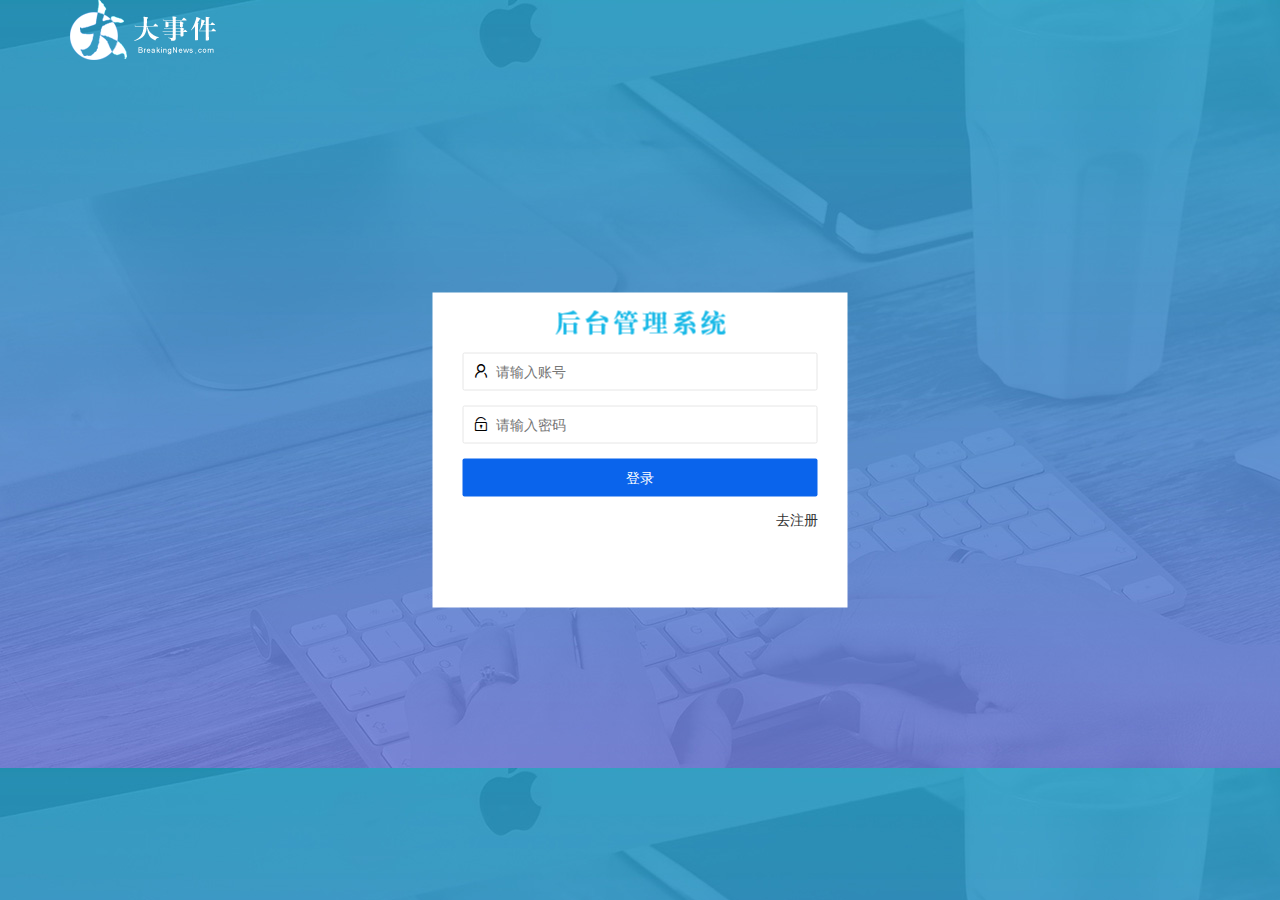
<file: login.html>
<!DOCTYPE html>
<html lang="en">

<head>
    <meta charset="UTF-8">
    <meta http-equiv="X-UA-Compatible" content="IE=edge">
    <meta name="viewport" content="width=device-width, initial-scale=1.0">
    <title>大事件 登录 注册</title>
   
    <link rel="stylesheet" href="./assets/lib/layui/css/layui.css"/>
    <link rel="stylesheet" href="./assets/css/login.css"/>

</head>

<body>
  
    <div class="layui-main">
        <img src="./assets/images/logo.png" alt="">
    </div>
    <div class="box">
        <div class="box_title">
        </div>
        <!-- 登录界面 -->
        <div class="box_login">
           
            <form class="layui-form" id="form2">
                <!-- 账号 -->
              
                <div class="layui-form-item">
                    <i class="layui-icon layui-icon-username"></i>
                    <input type="text" name="username" required lay-verify="required" placeholder="请输入账号"
                        autocomplete="off" class="layui-input"/>
                </div>
                <!-- 密码 -->
                <div class="layui-form-item">
                    <i class="layui-icon layui-icon-password"></i>
                    <input type="password" name="password" required lay-verify="required|pas" placeholder="请输入密码"
                        autocomplete="off" class="layui-input"/>
                </div>
                <!-- button -->
                <div class="layui-form-item">
                    <button style="width: 100%; background-color: rgb(10, 100, 236)" class="layui-btn"lay-submit >登录</button>
                
                </div>
         
                <div class="layui-form-item right">
                    <a href="javascript:;" id="deng">去注册</a>
                </div>

            </form>
           
        </div>
        <!-- 注册页面 -->
        <div class="box_reg">

            <form class="layui-form" id="form1">
                <!-- 账号 -->
                <div class="layui-form-item">
                    <i class="layui-icon layui-icon-username"></i>
                    <input type="text" name="username" required lay-verify="required" placeholder="请输入账号"
                        autocomplete="off" class="layui-input">
                </div>
                <!-- 密码 -->
                <div class="layui-form-item">
                    <i class="layui-icon layui-icon-password"></i>
                    <input id="pa" type="password" name="password" required lay-verify="required |oas" placeholder="请输入密码"
                        autocomplete="off" class="layui-input">
                </div>
                <!-- 确认密码 -->
                <div class="layui-form-item">
                    <i class="layui-icon layui-icon-password"></i>
                    <input type="password" name="repassword" required lay-verify="required |pas |pass" placeholder="确认密码"
                        autocomplete="off" class="layui-input">
                </div>
                <!-- button -->
                <div class="layui-form-item">
                    <button style="width: 100%; background-color: rgb(10, 100, 236);" class="layui-btn" lay-submit>注册</button>
                </div>
                <div class="layui-form-item right">
                    <a href="javascript:;" id="zhu">去登录</a>
                </div>

            </form>
           

        </div>
    </div>

    <script src="./assets/lib/layui/layui.all.js"></script>
    <script src="./assets/lib/jquery.js"></script>
    <script src="./assets/js/login.js"></script>
</body>

</html>
</file>
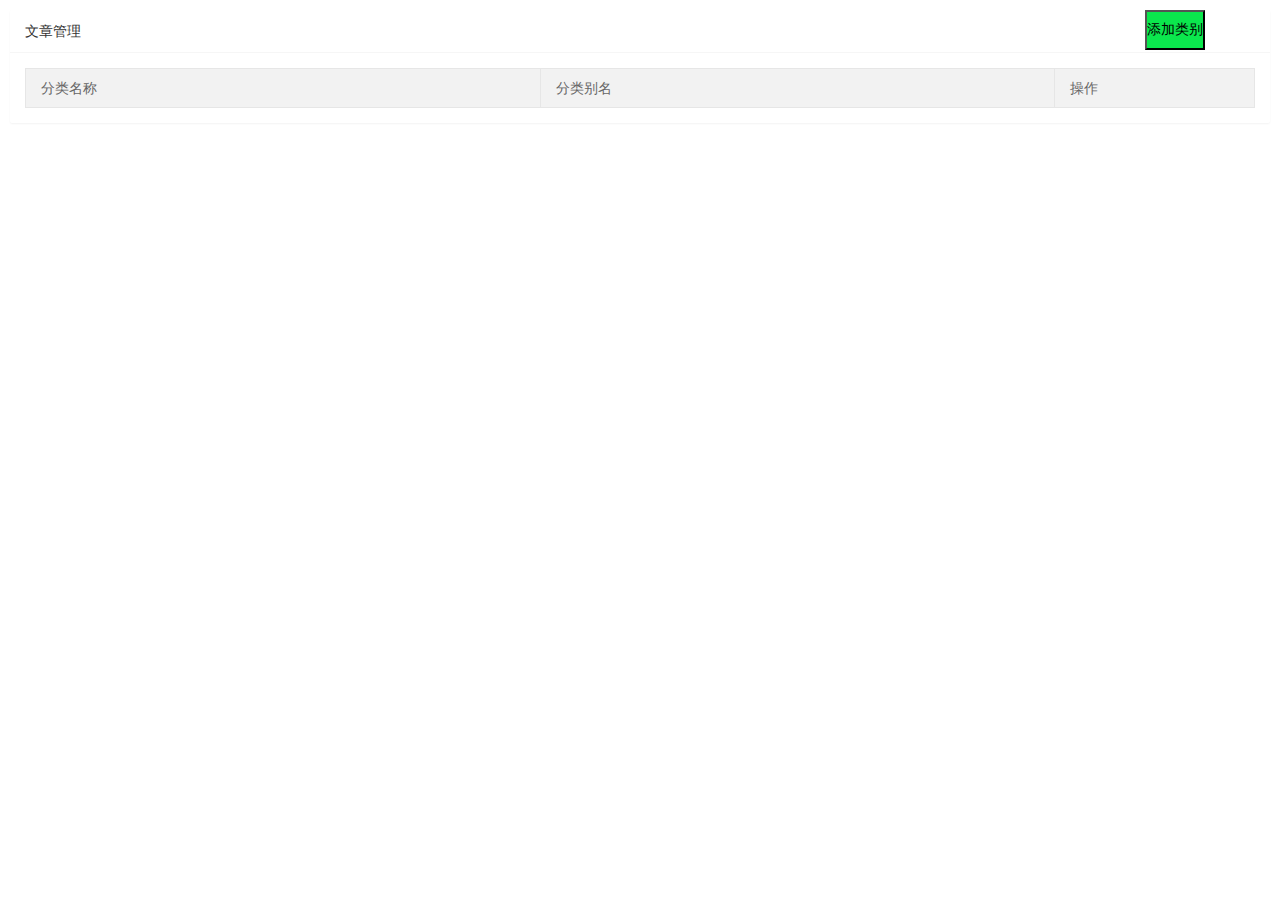
<file: article/art_cate.html>
<!DOCTYPE html>
<html lang="en">

<head>
    <meta charset="UTF-8">
    <meta http-equiv="X-UA-Compatible" content="IE=edge">
    <meta name="viewport" content="width=device-width, initial-scale=1.0">
    <title>Document</title>
    <link rel="stylesheet" href="/assets/lib/layui/css/layui.css">
    <style>
        * {
            margin: 0;
            padding: 0;
        }

        body {
            padding: 10px;
        }

        .ws {
            background-color: rgb(11, 231, 77);
            float: right;
            width: 60px;
            height: 40px;
            margin-right: 50px;

        }

        .layui-form {
            padding: 20px 100px 20px 0;
        }
    </style>
</head>

<body>
    <div class="layui-card">
        <div class="layui-card-header">
            <span>文章管理</span>
            <button class="ws">添加类别</button>
        </div>

        <div class="layui-card-body">
            <table class="layui-table">
                <colgroup>
                    <col>
                    <col>
                    <col width="200">
                </colgroup>
                <thead>
                    <tr>
                        <th>分类名称</th>
                        <th>分类别名</th>
                        <th>操作</th>
                    </tr>
                </thead>
                <tbody id="bd">

                </tbody>
            </table>
        </div>
    </div>


    <script src="/assets/lib/jquery.js"></script>
    <script src="/assets/lib/layui/layui.all.js"></script>
    <script>

        let urll = 'http://www.liulongbin.top:3007'
        ajaxs()




        //封装 ajax
        function ajaxs() {
            $.ajax({
                method: 'GET',
                url: urll + '/my/article/cates',
                headers: {
                    Authorization: localStorage.getItem('token') || ''
                },
                success: function (res) {
                    console.log(res);
                    if (res.status !== 0) return layer.msg('请求失败')

                    let num = [] //类型
                    let numm = []//别名
                    let idd = []
                    $('#bd').empty()
                    $.each(res.data, function (i, trim) {
                        idd.push(trim.Id)
                        numm.push(trim.alias)
                        num.push(trim.name)
                    
                        $('#bd').append(`
                        <tr>
                        <td>${num[i]}</td>
                        <td>${numm[i]}</td>
                        <td> 
                            <button class="but1" style="background-color: rgb(46, 241, 7); width: 40px; margin-left: 30px;" class="layui-btn layui-btn-xs" id="${idd[i]} " >编辑</button> 
                            <button id="but2" style="background-color: red; width: 40px;" class="layui-btn layui-btn-xs  layui-border-red" data-id="${idd[i]}"> 删除</button>
            
                        </td>

                    </tr>
                        
                        `)





                    })

                }
            })
        }

        //点击事件
        let index = null
        let ind = null
        $('.ws').click(() => {

            index = layer.open({
                type: 1,
                area: ['500px', '260px'],
                title: '添加文章分类',
                content: $('#scr').html()
            });

        })
            //添加文章分类
        $('body').on('submit', '#ff', (e) => {
            e.preventDefault()

            $.ajax({
                method: 'POST',
                url: urll + '/my/article/addcates',
                headers: {
                    Authorization: localStorage.getItem('token') || ''
                },
                data: $('#ff').serialize(),
                success: (res) => {
                    console.log(res);
                    if (res.status !== 0) return layer.msg('添加失败')

                    ajaxs()
                    layer.msg(res.message)
                    layer.close(index);
                }
            })

        })

        $('#bd').on('click', '.but1', function () {

            ind = layer.open({
                type: 1,
                area: ['500px', '260px'],
                title: '编辑文章分类',
                content: $('#scrip').html()
            });

            let id = $(this).attr("id")
            console.log(id);
            $.ajax({
                method: 'GET',
                url: urll + '/my/article/cates/' + id,

                headers: {
                    Authorization: localStorage.getItem('token') || ''
                },
                success: function (res) {
                
                    if (res.status !== 0) return lauer.msg('获取失败')
                    $('[name=name1]').val(res.data.name)
                    $('[name=alias1]').val(res.data.alias)
                    $('[name=Id]').val(res.data.Id)
                }
            })
        })
        //编辑
        $('body').on('submit', '#foo', function (e) {
            e.preventDefault()
            $.ajax({
                method: 'POST',
                url: urll + '/my/article/updatecate',
                data: $('#foo').serialize(),
                headers: {
                    Authorization: localStorage.getItem('token') || ''
                },
                success: function (res) {
             
                    if (res.status !== 0) return layer.msg('失败')
                    layer.msg(res.message)

                    layer.close(ind);
                    ajaxs()

                }
            })
        })
        //删除
        $('#bd').on('click', '#but2', function (e) {
            e.preventDefault()
            let od = $(this).attr('data-id')
            layer.confirm('确定删除吗', { icon: 3, title: '提示' }, function (index) {

                $.ajax({
                    method: 'GET',
                    url: urll + '/my/article/deletecate/' + od,
                    headers: {
                        Authorization: localStorage.getItem('token') || ''
                    },
                    success:function(res){
                  
                        if(res.status!==0)return layer.msg('删除失败')
                        layer.msg('删除成功')
                        layer.close(index);
                        ajaxs()
                    }
                })
               
            });
           
         

        })


    </script>
    <script type="text/html" id="scr">
        <form class="layui-form" id="ff" action="">
            <div class="layui-form-item">
              <label class="layui-form-label">分类名称</label>
              <div class="layui-input-block">
                <input type="text" name="name" required  lay-verify="required" placeholder="请输入分类名称" autocomplete="off" class="layui-input">
              </div>
            </div>
            <div class="layui-form-item">
                <label class="layui-form-label">分类别名</label>
                <div class="layui-input-block">
                  <input type="text" name="alias" required  lay-verify="required" placeholder="请输入分类别名" autocomplete="off" class="layui-input">
                </div>
            </div>
            <div class="layui-form-item">
                <div class="layui-input-block">
                  <button class="layui-btn" lay-submit lay-filter="formDemo">立即提交</button>
                  <button type="reset" class="layui-btn layui-btn-primary">重置</button>
                </div>
              </div>
        </form> 
    </script>
    <script type="text/html" id="scrip">
        <form id="foo" class="layui-form" action="">
            <div class="layui-form-item">
              <label class="layui-form-label">分类名称</label>
              <div class="layui-input-block">
                <input type="text" name="name" required  lay-verify="required" placeholder="请输入分类名称" autocomplete="off" class="layui-input">
              </div>
            </div>
            <div class="layui-form-item">
                <label class="layui-form-label">分类别名</label>
                <div class="layui-input-block">
                  <input type="text" name="alias" required  lay-verify="required" placeholder="请输入分类别名" autocomplete="off" class="layui-input">
                </div>
            </div>
            <input type="text" style="display: none;" name="Id">
            <div class="layui-form-item">
                <div class="layui-input-block">
                  <button class="layui-btn" lay-submit lay-filter="formDemo">立即提交</button>
               
                </div>
              </div>
        </form> 
    </script>
</body>

</html>
</file>
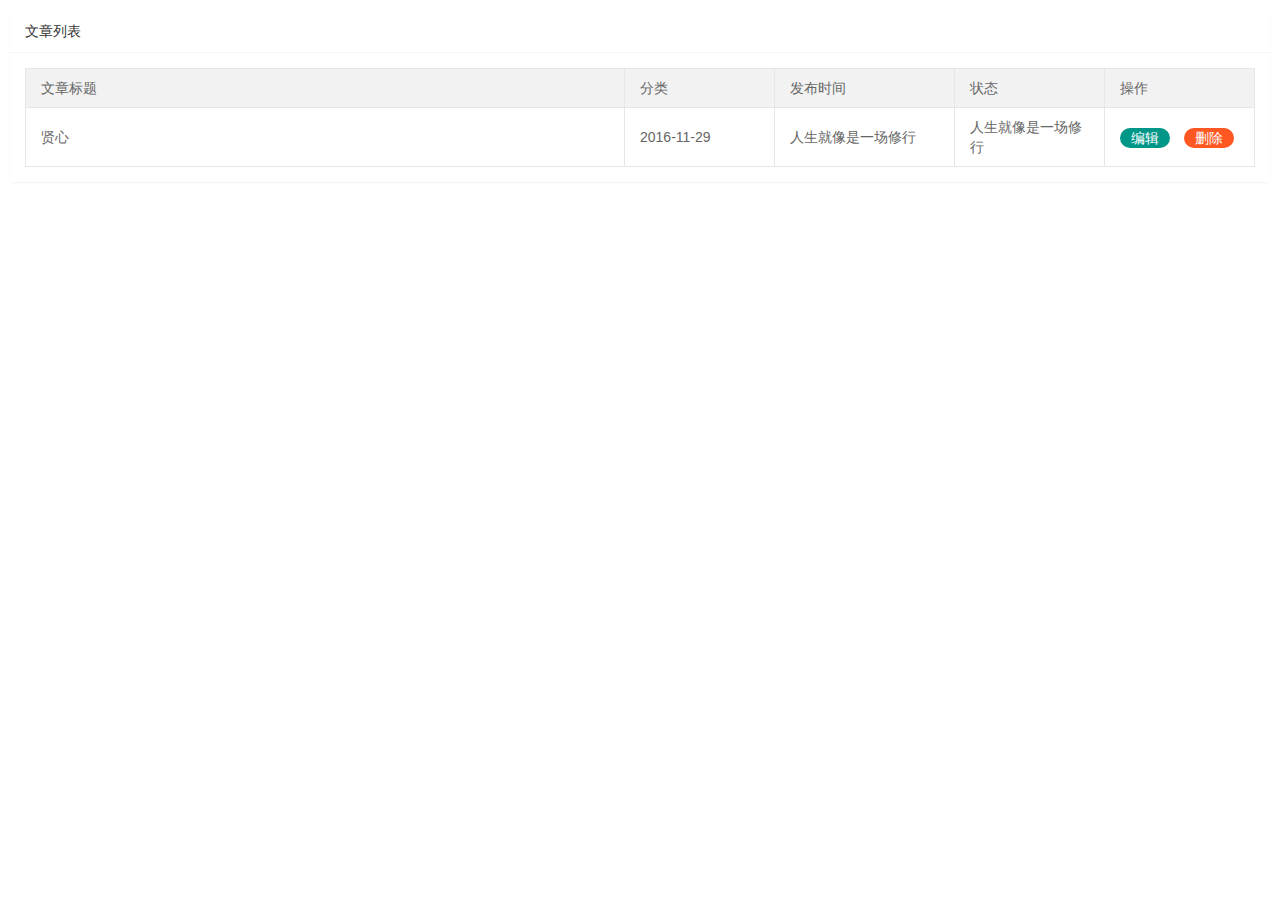
<file: article/art_list.html>
<!DOCTYPE html>
<html lang="en">

<head>
    <meta charset="UTF-8">
    <meta http-equiv="X-UA-Compatible" content="IE=edge">
    <meta name="viewport" content="width=device-width, initial-scale=1.0">
    <title>Document</title>
    <link rel="stylesheet" href="/assets/lib/layui/css/layui.css">
    <style>
        * {
            margin: 0;
            padding: 0;
        }

        body {
            padding: 10px;

        }

        #button1,
        #button2 {
            width: 50px;
            height: 20px;
            text-align: center;
            line-height: 20px;
            padding: 0;
        }
    </style>
</head>

<body>
    <div class="layui-card">
        <div class="layui-card-header">文章列表</div>
        <div class="layui-card-body">
            <!--  -->
            <table class="layui-table">
                <colgroup>
                    <col>
                    <col width="150">
                    <col width="180">
                    <col width="150">
                    <col width="150">
                </colgroup>
                <thead>
                    <tr>
                        <th>文章标题</th>
                        <th>分类</th>
                        <th>发布时间</th>
                        <th>状态</th>
                        <th>操作</th>
                    </tr>
                </thead>
                <!-- 身体 -->
                <tbody>
                    <tr>
                        <td>贤心</td>
                        <td>2016-11-29</td>
                        <td>人生就像是一场修行</td>
                        <td>人生就像是一场修行</td>
                        <td>
                            <button id="button1" type="button" class="layui-btn  layui-btn-radius">编辑</button>
                            <button id="button2" type="button"
                                class="layui-btn  layui-btn-radius layui-btn-danger">删除</button>
                        </td>

                    </tr>

                </tbody>
            </table>




        </div>
    </div>

    <script src="/assets/lib/layui/layui.all.js"></script>
    <script src="/assets/lib/jquery.js"></script>
    <script>
        let urll = 'http://www.liulongbin.top:3007'
        let q = {
            pagenum: 1,   //页码值
            pagesize: 5,    //每页显示多少条数据
            cate_id: '',    //文章分类的 Id
            state: '',       //文章的状态，可选值有：已发布、草稿
        }
        ajaxss()
        //封装ajax 请求
        function ajaxss() {
            $.ajax({
                method: 'GET',
                url: 'http://www.liulongbin.top:3007/my/article/list',
                data: q,
                headers: {
                    Authorization: localStorage.getItem('token') || ''
                },
                success: function (res) {

                    console.log(res);
                    // if(res.status!==0)return layer.msg('获取失败')
                    // layer.msg('获取成功')
                    // let aa=res.data
                    // console.log(aa);
                }
            })
        }

    </script>
</body>

</html>
</file>
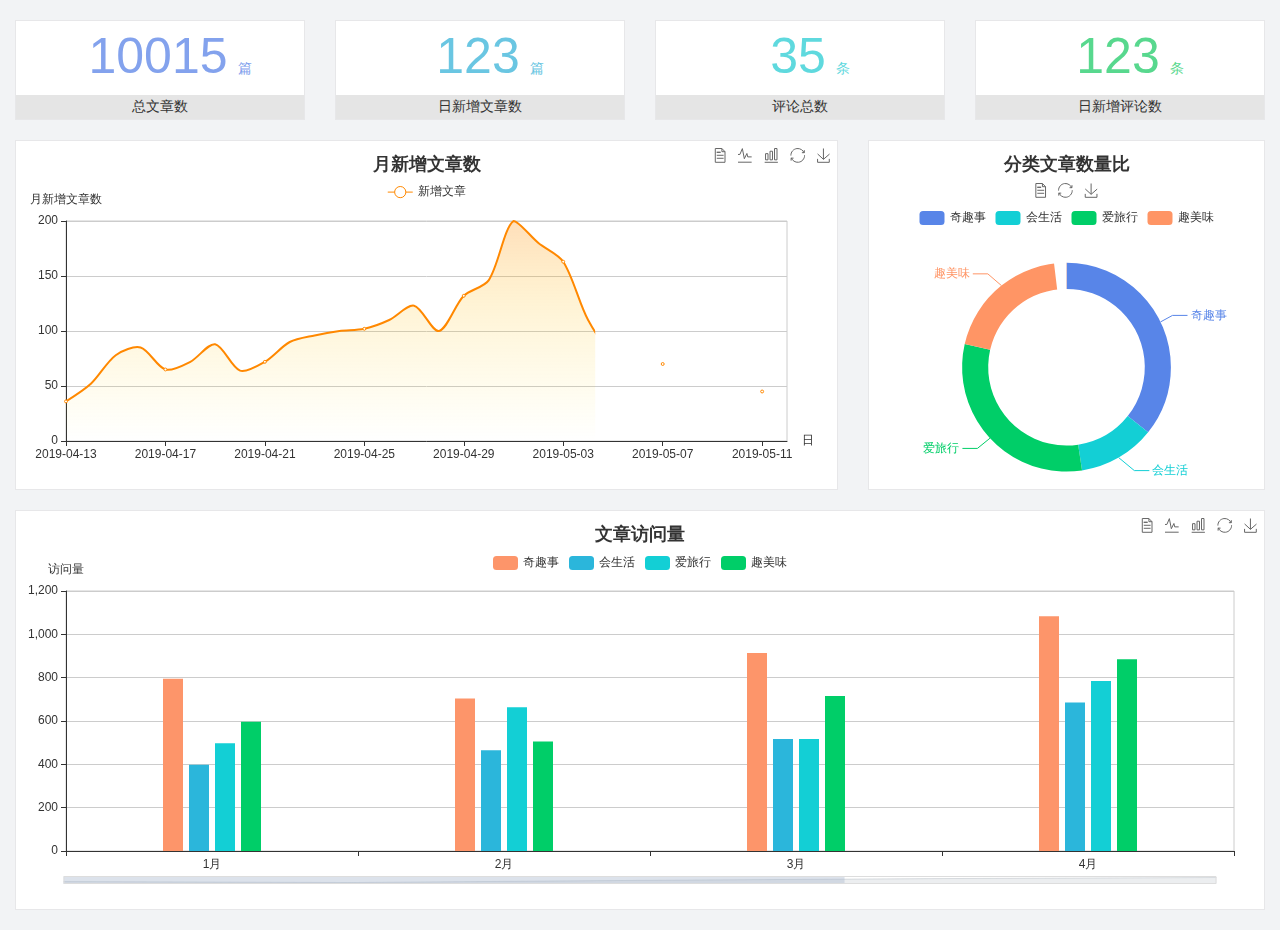
<file: home/dashboard.html>
<!DOCTYPE html>
<html lang="en">

<head>
  <meta charset="UTF-8">
  <meta name="viewport" content="width=device-width, initial-scale=1.0">
  <meta http-equiv="X-UA-Compatible" content="ie=edge">
  <title>图表统计</title>
  <link rel="stylesheet" href="../../assets/lib/bootstrap.css" />
  <link rel="stylesheet" href="../../assets/lib/main.css" />
  <script src="../../assets/lib/jquery.js"></script>
  <script type="text/javascript" src="../../assets/lib/echarts.min.js"></script>
</head>

<body>
  <div class="container-fluid">
    <div class="row spannel_list">
      <div class="col-sm-3 col-xs-6">
        <div class="spannel">
          <em>10015</em><span>篇</span>
          <b>总文章数</b>
        </div>
      </div>
      <div class="col-sm-3 col-xs-6">
        <div class="spannel scolor01">
          <em>123</em><span>篇</span>
          <b>日新增文章数</b>
        </div>
      </div>
      <div class="col-sm-3 col-xs-6">
        <div class="spannel scolor02">
          <em>35</em><span>条</span>
          <b>评论总数</b>
        </div>
      </div>
      <div class="col-sm-3 col-xs-6">
        <div class="spannel scolor03">
          <em>123</em><span>条</span>
          <b>日新增评论数</b>
        </div>
      </div>
    </div>
  </div>

  <div class="container-fluid">
    <div class="row curve-pie">
      <div class="col-lg-8 col-md-8">
        <div class="gragh_pannel" id="curve_show"></div>
      </div>
      <div class="col-lg-4 col-md-4">
        <div class="gragh_pannel" id="pie_show"></div>
      </div>
    </div>
  </div>

  <div class="container-fluid">
    <div class="column_pannel" id="column_show"></div>
  </div>

  <script>
    var oChart = echarts.init(document.getElementById('curve_show'));
    var aList_all = [
      { 'count': 36, 'date': '2019-04-13' },
      { 'count': 52, 'date': '2019-04-14' },
      { 'count': 78, 'date': '2019-04-15' },
      { 'count': 85, 'date': '2019-04-16' },
      { 'count': 65, 'date': '2019-04-17' },
      { 'count': 72, 'date': '2019-04-18' },
      { 'count': 88, 'date': '2019-04-19' },
      { 'count': 64, 'date': '2019-04-20' },
      { 'count': 72, 'date': '2019-04-21' },
      { 'count': 90, 'date': '2019-04-22' },
      { 'count': 96, 'date': '2019-04-23' },
      { 'count': 100, 'date': '2019-04-24' },
      { 'count': 102, 'date': '2019-04-25' },
      { 'count': 110, 'date': '2019-04-26' },
      { 'count': 123, 'date': '2019-04-27' },
      { 'count': 100, 'date': '2019-04-28' },
      { 'count': 132, 'date': '2019-04-29' },
      { 'count': 146, 'date': '2019-04-30' },
      { 'count': 200, 'date': '2019-05-01' },
      { 'count': 180, 'date': '2019-05-02' },
      { 'count': 163, 'date': '2019-05-03' },
      { 'count': 110, 'date': '2019-05-04' },
      { 'count': 80, 'date': '2019-05-05' },
      { 'count': 82, 'date': '2019-05-06' },
      { 'count': 70, 'date': '2019-05-07' },
      { 'count': 65, 'date': '2019-05-08' },
      { 'count': 54, 'date': '2019-05-09' },
      { 'count': 40, 'date': '2019-05-10' },
      { 'count': 45, 'date': '2019-05-11' },
      { 'count': 38, 'date': '2019-05-12' },
    ];

    let aCount = [];
    let aDate = [];

    for (var i = 0; i < aList_all.length; i++) {
      aCount.push(aList_all[i].count);
      aDate.push(aList_all[i].date);
    }

    var chartopt = {
      title: {
        text: '月新增文章数',
        left: 'center',
        top: '10'
      },
      tooltip: {
        trigger: 'axis'
      },
      legend: {
        data: ['新增文章'],
        top: '40'
      },
      toolbox: {
        show: true,
        feature: {
          mark: { show: true },
          dataView: { show: true, readOnly: false },
          magicType: { show: true, type: ['line', 'bar'] },
          restore: { show: true },
          saveAsImage: { show: true }
        }
      },
      calculable: true,
      xAxis: [
        {
          name: '日',
          type: 'category',
          boundaryGap: false,
          data: aDate
        }
      ],
      yAxis: [
        {
          name: '月新增文章数',
          type: 'value'
        }
      ],
      series: [
        {
          name: '新增文章',
          type: 'line',
          smooth: true,
          itemStyle: { normal: { areaStyle: { type: 'default' }, color: '#f80' }, lineStyle: { color: '#f80' } },
          data: aCount
        }],
      areaStyle: {
        normal: {
          color: new echarts.graphic.LinearGradient(0, 0, 0, 1, [{
            offset: 0,
            color: 'rgba(255,136,0,0.39)'
          }, {
            offset: .34,
            color: 'rgba(255,180,0,0.25)'
          }, {
            offset: 1,
            color: 'rgba(255,222,0,0.00)'
          }])

        }
      },
      grid: {
        show: true,
        x: 50,
        x2: 50,
        y: 80,
        height: 220
      }
    };

    oChart.setOption(chartopt);


    var oPie = echarts.init(document.getElementById('pie_show'));
    var oPieopt =
    {
      title: {
        top: 10,
        text: '分类文章数量比',
        x: 'center'
      },
      tooltip: {
        trigger: 'item',
        formatter: "{a} <br/>{b} : {c} ({d}%)"
      },
      color: ['#5885e8', '#13cfd5', '#00ce68', '#ff9565'],
      legend: {
        x: 'center',
        top: 65,
        data: ['奇趣事', '会生活', '爱旅行', '趣美味']
      },
      toolbox: {
        show: true,
        x: 'center',
        top: 35,
        feature: {
          mark: { show: true },
          dataView: { show: true, readOnly: false },
          magicType: {
            show: true,
            type: ['pie', 'funnel'],
            option: {
              funnel: {
                x: '25%',
                width: '50%',
                funnelAlign: 'left',
                max: 1548
              }
            }
          },
          restore: { show: true },
          saveAsImage: { show: true }
        }
      },
      calculable: true,
      series: [
        {
          name: '访问来源',
          type: 'pie',
          radius: ['45%', '60%'],
          center: ['50%', '65%'],
          data: [
            { value: 300, name: '奇趣事' },
            { value: 100, name: '会生活' },
            { value: 260, name: '爱旅行' },
            { value: 180, name: '趣美味' }
          ]
        }
      ]
    };
    oPie.setOption(oPieopt);



    var oColumn = this.echarts.init(document.getElementById('column_show'));
    var oColumnopt =
    {
      title: {
        text: '文章访问量',
        left: 'center',
        top: '10'
      },
      tooltip: {
        trigger: 'axis'
      },
      legend: {
        data: ['奇趣事', '会生活', '爱旅行', '趣美味'],
        top: '40'
      },
      toolbox: {
        show: true,
        feature: {
          mark: { show: true },
          dataView: { show: true, readOnly: false },
          magicType: { show: true, type: ['line', 'bar'] },
          restore: { show: true },
          saveAsImage: { show: true }
        }
      },
      calculable: true,
      xAxis: [
        {
          type: 'category',
          data: ['1月', '2月', '3月', '4月', '5月']
        }
      ],
      yAxis: [
        {
          name: '访问量',
          type: 'value'
        }
      ],
      series: [
        {
          name: '奇趣事',
          type: 'bar',
          barWidth: 20,
          itemStyle: {
            normal: { areaStyle: { type: 'default' }, color: '#fd956a' }
          },
          data: [800, 708, 920, 1090, 1200]
        },
        {
          name: '会生活',
          type: 'bar',
          barWidth: 20,
          itemStyle: {
            normal: { areaStyle: { type: 'default' }, color: '#2bb6db' }
          },
          data: [400, 468, 520, 690, 800]
        },
        {
          name: '爱旅行',
          type: 'bar',
          barWidth: 20,
          itemStyle: {
            normal: { areaStyle: { type: 'default' }, color: '#13cfd5' }
          },
          data: [500, 668, 520, 790, 900]
        },
        {
          name: '趣美味',
          type: 'bar',
          barWidth: 20,
          itemStyle: {
            normal: { areaStyle: { type: 'default' }, color: '#00ce68' }
          },
          data: [600, 508, 720, 890, 1000]
        }
      ],
      grid: {
        show: true,
        x: 50,
        x2: 30,
        y: 80,
        height: 260
      },
      dataZoom: [//给x轴设置滚动条
        {
          start: 0,//默认为0
          end: 100 - 1000 / 31,//默认为100
          type: 'slider',
          show: true,
          xAxisIndex: [0],
          handleSize: 0,//滑动条的 左右2个滑动条的大小
          height: 8,//组件高度
          left: 45, //左边的距离
          right: 50,//右边的距离
          bottom: 26,//右边的距离
          handleColor: '#ddd',//h滑动图标的颜色
          handleStyle: {
            borderColor: "#cacaca",
            borderWidth: "1",
            shadowBlur: 2,
            background: "#ddd",
            shadowColor: "#ddd",
          }
        }]
    };
    oColumn.setOption(oColumnopt);
  </script>
</body>

</html>
</file>
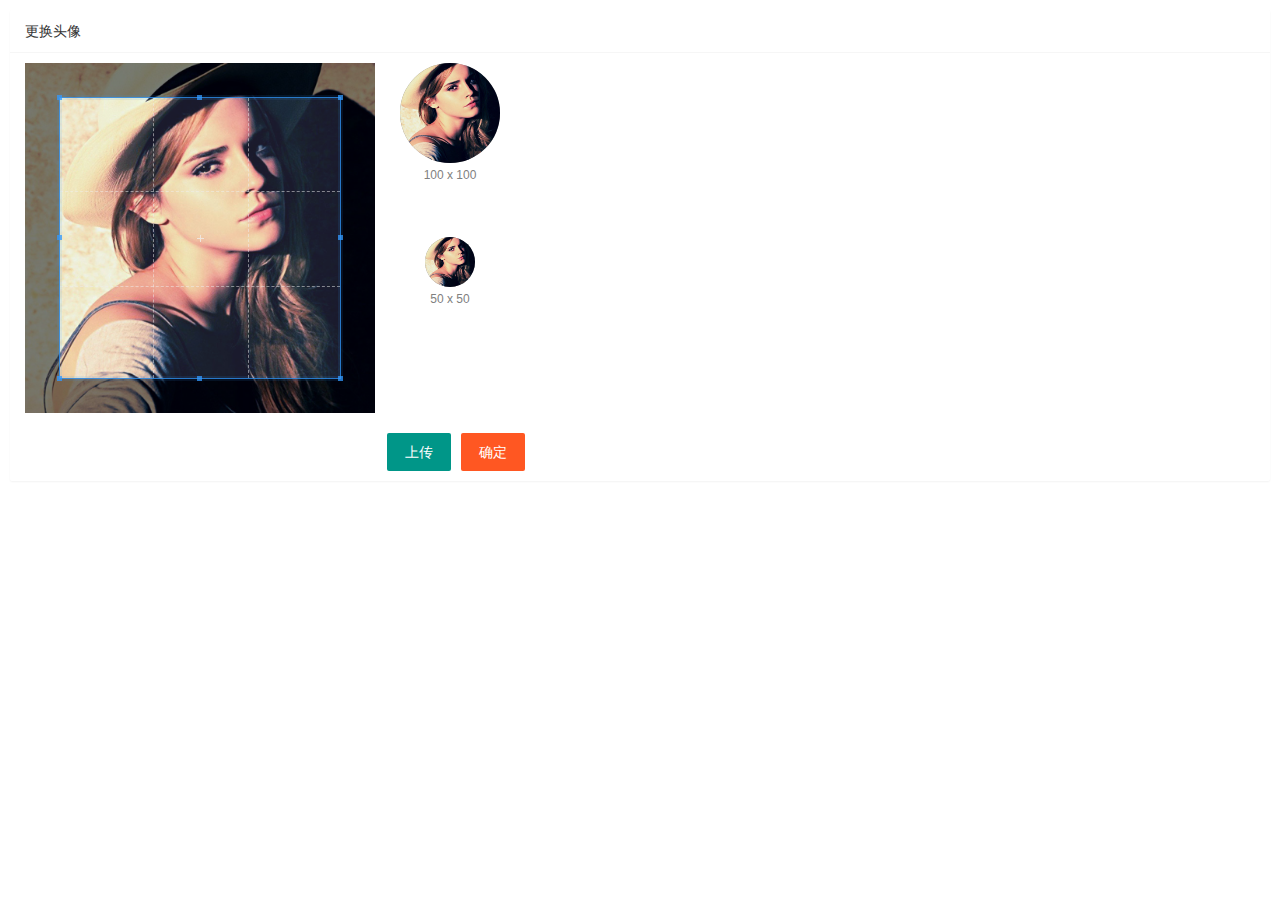
<file: user/uesr pic.html>
<!DOCTYPE html>
<html lang="en">

<head>
    <meta charset="UTF-8">
    <meta http-equiv="X-UA-Compatible" content="IE=edge">
    <meta name="viewport" content="width=device-width, initial-scale=1.0">
    <title>Document</title>
    <link rel="stylesheet" href="/assets/lib/layui/css/layui.css">

    <link rel="stylesheet" href="/assets/lib/cropper/cropper.css">
    <style>
        * {
            margin: 0;
            padding: 0;
        }

        body {
            padding: 10px;
        }

        /* 设置卡片主体区域的宽度 */
        .layui-card-body {
            width: 500px;
        }

        /* 设置按钮行的样式 */
        .row2 {
            display: flex;
            justify-content: flex-end;
            margin-top: 20px;
        }

        /* 设置裁剪区域的样式 */
        .cropper-box {
            width: 350px;
            height: 350px;
            background-color: cyan;
            overflow: hidden;
        }

        /* 设置第一个预览区域的样式 */
        .w100 {
            width: 100px;
            height: 100px;
            background-color: gray;
        }

        /* 设置第二个预览区域的样式 */
        .w50 {
            width: 50px;
            height: 50px;
            background-color: gray;
            margin-top: 50px;
        }

        /* 设置预览区域下方文本的样式 */
        .size {
            font-size: 12px;
            color: gray;
            text-align: center;
        }

        /* 设置图片行的样式 */
        .row1 {
            display: flex;
        }

        /* 设置 preview-box 区域的的样式 */
        .preview-box {
            display: flex;
            flex-direction: column;
            flex: 1;
            align-items: center;
        }

        /* 设置 img-preview 区域的样式 */
        .img-preview {
            overflow: hidden;
            border-radius: 50%;
        }
    </style>
</head>

<body>
    <div class="layui-card">
        <div class="layui-card-header">更换头像 </div>
        <div class="layui-card-body">
            <!-- 第一行的图片裁剪和预览区域 -->
            <div class="row1">
                <!-- 图片裁剪区域 -->
                <div class="cropper-box">
                    <!-- 这个 img 标签很重要，将来会把它初始化为裁剪区域 -->
                    <img id="image" src="/assets/images/sample.jpg" />
                </div>
                <!-- 图片的预览区域 -->
                <div class="preview-box">
                    <div>
                        <!-- 宽高为 100px 的预览区域 -->
                        <div class="img-preview w100"></div>
                        <p class="size">100 x 100</p>
                    </div>
                    <div>
                        <!-- 宽高为 50px 的预览区域 -->
                        <div class="img-preview w50"></div>
                        <p class="size">50 x 50</p>
                    </div>
                </div>
            </div>

            <!-- 第二行的按钮区域 -->
            <div class="row2">
                <!--  file 文件选择器  accept文件类型 -->
                <input type="file" accept="image/png,image/jpeg" style="display: none;" id="file">
                <button type="button" id="ssd" class="layui-btn">上传</button>
                <button type="button" id="but" class="layui-btn layui-btn-danger">确定</button>
            </div>
        </div>
    </div>


    <script src="/assets/lib/layui/layui.all.js"></script>
    <script src="/assets/lib/jquery.js"></script>
    <script src="/assets/lib/cropper/Cropper.js"></script>
    <script src="/assets/lib/cropper/jquery-cropper.js"></script>
    <script>
        let urll = 'http://www.liulongbin.top:3007'
        // 1.1 获取裁剪区域的 DOM 元素
        var $image = $('#image')
        // 1.2 配置选项
        const options = {
            // 纵横比
            aspectRatio: 1,
            // 指定预览区域
            preview: '.img-preview'
        }

        // 1.3 创建裁剪区域
        $image.cropper(options)
        $('#ssd').click(() => {
            $('#file').click()
        })
        $('#file').on('change', (e) => {
            console.log(e);
            if (e.target.files.length === 0) return layer.msg('请选择照片')
            let file = e.target.files[0]
            let imgurl = URL.createObjectURL(file)
            $image
                .cropper('destroy')      // 销毁旧的裁剪区域
                .attr('src', imgurl)  // 重新设置图片路径
                .cropper(options)        // 重新初始化裁剪区域
        })

        $('#but').click(() => {
            var dataURL = $image
                .cropper('getCroppedCanvas', { // 创建一个 Canvas 画布
                    width: 100,
                    height: 100
                })
                .toDataURL('image/png')       // 将 Canvas 画布上的内容，转化为 base64 格式的字符串
            $.ajax({
                method: 'POST',
                url: urll + '/my/update/avatar',
                headers: {
                    Authorization: localStorage.getItem('token') || ''
                },
                data: {
                    avatar: dataURL
                },
                success: function(res){
                 
                    if(res.status!==0)return layer.msg('失败')
                    layer.msg('成功')
                    window.parent.asdf()
                }
            })
        })
    </script>
</body>

</html>
</file>
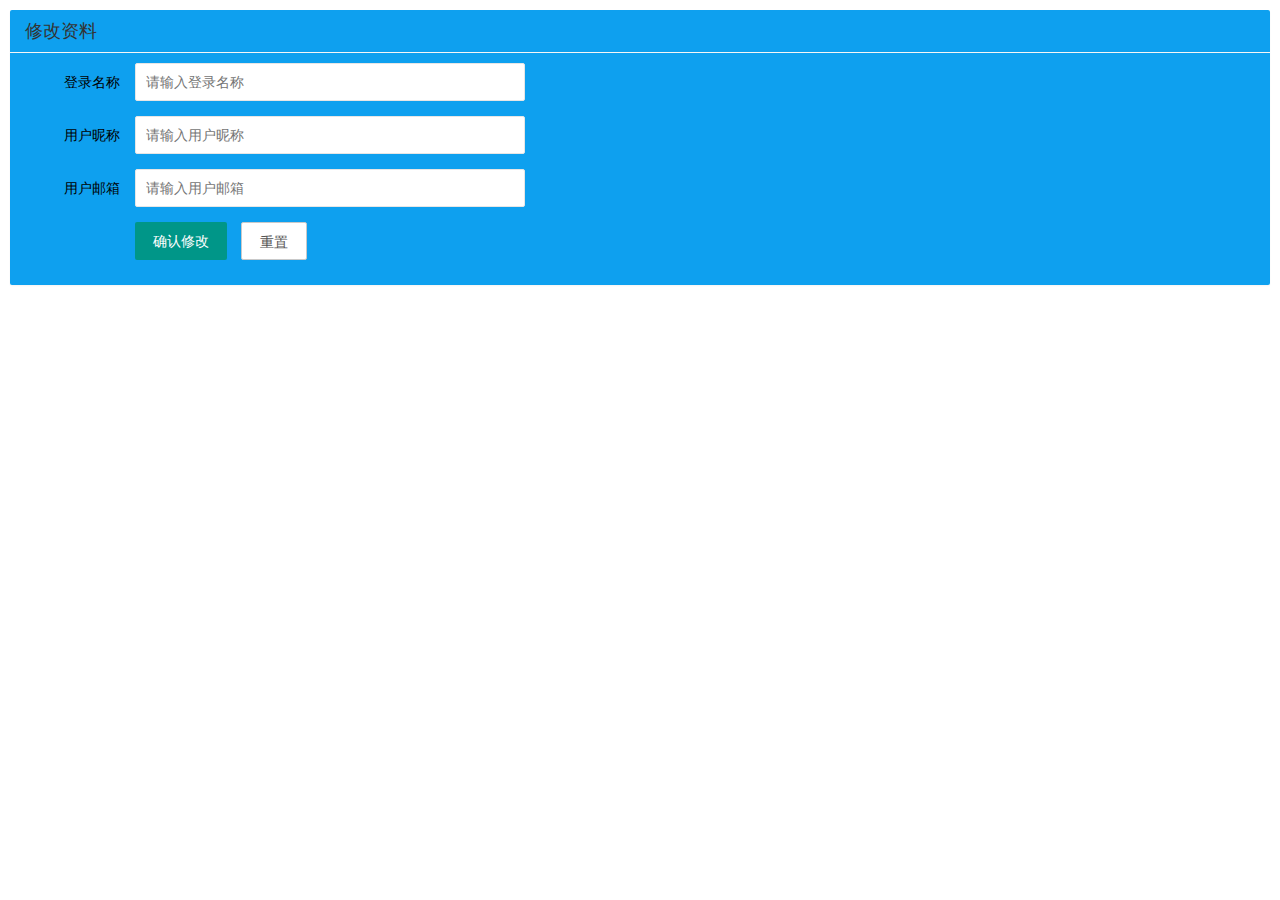
<file: user/user_info.html>
<!DOCTYPE html>
<html lang="en">

<head>
    <meta charset="UTF-8">
    <meta http-equiv="X-UA-Compatible" content="IE=edge">
    <meta name="viewport" content="width=device-width, initial-scale=1.0">
    <title>Document</title>
    <link rel="stylesheet" href="/assets/lib/layui/css/layui.css">
    <style>
        * {
            margin: 0;
            padding: 0;
        }

        body {
            padding: 10px;

        }

        .layui-card {
            background-color: rgb(14, 160, 239);
        }

        .layui-card-header {
            font-size: 18px;
        }

        .layui-form {
            width: 500px;
        }
    </style>
</head>

<body>
    <div class="layui-card">
        <div class="layui-card-header">修改资料</div>
        <div class="layui-card-body">
            <!-- form -->
            <form class="layui-form" action="">
                <div class="layui-form-item">
                    <label class="layui-form-label">登录名称</label>
                    <div class="layui-input-block">
                        <input type="text" name="username" required lay-verify="required " placeholder="请输入登录名称"
                            autocomplete="off" class="layui-input" readonly>
                    </div>
                </div>

                <div class="layui-form-item">
                    <label class="layui-form-label">用户昵称</label>
                    <div class="layui-input-block">
                        <input type="text" name="nickname" required lay-verify="required |nickname" placeholder="请输入用户昵称"
                            autocomplete="off" class="layui-input">
                    </div>
                </div>
                <input id="ss" style="display: none;" type="text">
                <div class="layui-form-item">
                    <label class="layui-form-label">用户邮箱</label>
                    <div class="layui-input-block">
                        <input type="text" name="email" required lay-verify="required |email" placeholder="请输入用户邮箱"
                            autocomplete="off" class="layui-input">
                    </div>
                </div>

                <div class="layui-form-item">
                    <div class="layui-input-block">
                        <button id="but" class="layui-btn" lay-submit lay-filter="formDemo">确认修改</button>
                        <button id="ww" type="reset" class="layui-btn layui-btn-primary">重置</button>
                    </div>
                </div>
            </form>
        </div>
    </div>

    <script src="/assets/lib/layui/layui.all.js"></script>
    <script src="/assets/lib/jquery.js"></script>
   <script src="/assets/js/user info.js"></script>
</body>

</html>
</file>
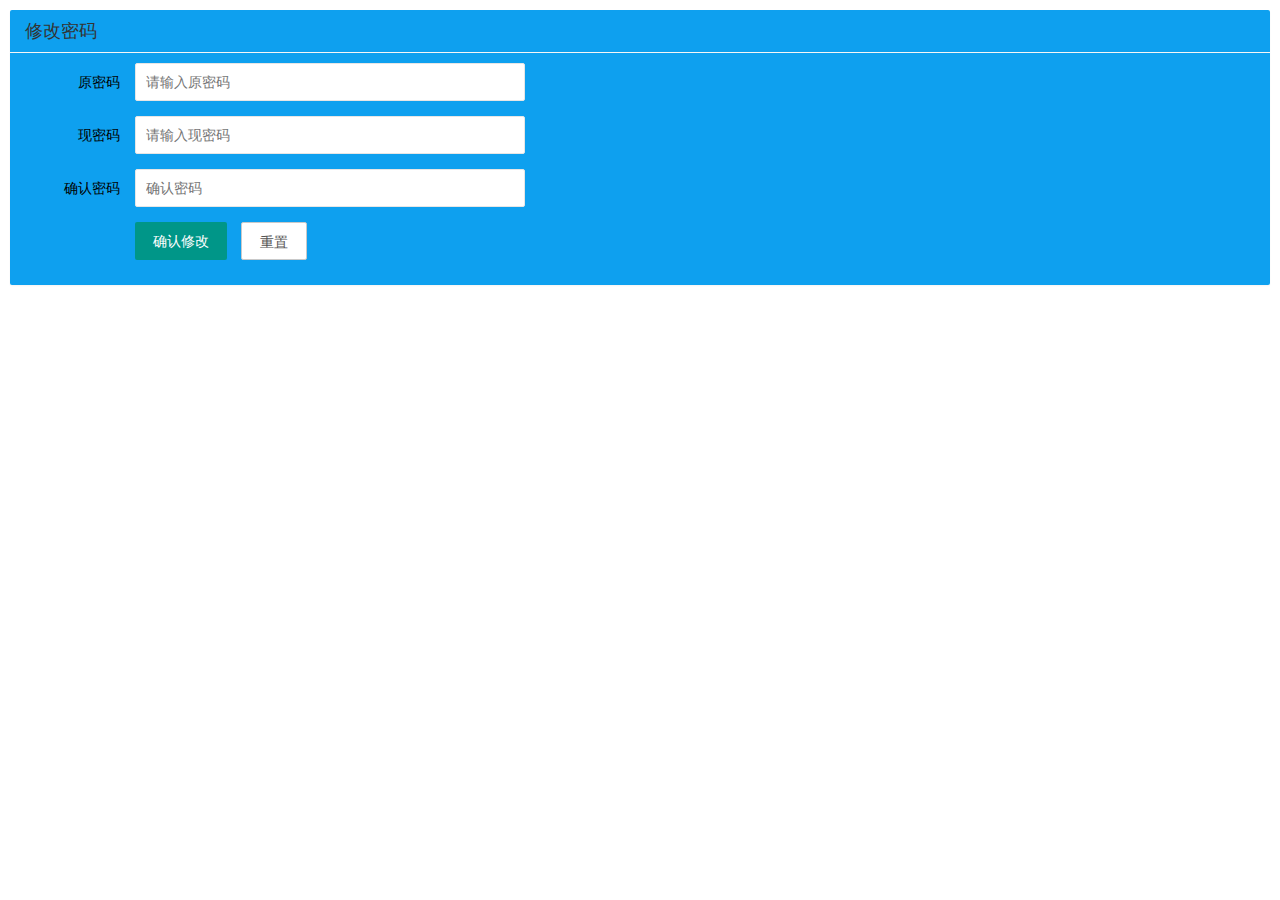
<file: user/user_pwd.html>
<!DOCTYPE html>
<html lang="en">

<head>
    <meta charset="UTF-8">
    <meta http-equiv="X-UA-Compatible" content="IE=edge">
    <meta name="viewport" content="width=device-width, initial-scale=1.0">
    <title>Document</title>
    <link rel="stylesheet" href="/assets/lib/layui/css/layui.css">
    <style>
        * {
            margin: 0;
            padding: 0;
        }

        body {
            padding: 10px;

        }

        .layui-card {
            background-color: rgb(14, 160, 239);
        }

        .layui-card-header {
            font-size: 18px;
        }

        .layui-form {
            width: 500px;
        }
    </style>
</head>

<body>

    <div class="layui-card">
        <div class="layui-card-header">修改密码</div>
        <div class="layui-card-body">
            <!-- form -->
            <form class="layui-form" action="">
                <div class="layui-form-item">
                    <label class="layui-form-label">原密码</label>
                    <div class="layui-input-block">
                        <input type="text" name="password" required lay-verify="required |pass " placeholder="请输入原密码"
                            autocomplete="off" class="layui-input">
                    </div>
                </div>

                <div class="layui-form-item">
                    <label class="layui-form-label">现密码</label>
                    <div class="layui-input-block">
                        <input type="text" name="password1" required lay-verify="required |pass|sm" placeholder="请输入现密码"
                            autocomplete="off" class="layui-input">
                    </div>
                </div>
                <input id="ss" style="display: none;" type="text">
                <div class="layui-form-item">
                    <label class="layui-form-label">确认密码</label>
                    <div class="layui-input-block">
                        <input type="text" name="password2" required lay-verify="required |pass|smm" placeholder="确认密码"
                            autocomplete="off" class="layui-input">
                    </div>
                </div>

                <div class="layui-form-item">
                    <div class="layui-input-block">
                        <button id="but" class="layui-btn" lay-submit lay-filter="formDemo">确认修改</button>
                        <button id="ww" type="reset" class="layui-btn layui-btn-primary">重置</button>
                    </div>
                </div>
            </form>
        </div>
    </div>


    <script src="/assets/lib/layui/layui.all.js"></script>
    <script src="/assets/lib/jquery.js"></script>
    <script>

        (function () {
            //自定义校验规则
            let form = layui.form
            form.verify({
                pass: [
                    /^[\S]{6,12}$/
                    , '密码必须6到12位,且不能出现空格'
                ],
                sm: function (value) {
                    if (value === $('[name=password]').val()) return '密码一样修改个毛'
                },
                smm: function (value) {
                    if (value !== $('[name=password1]').val()) return '2次密码不一致'
                }

            })
            //submit 事件
            let urll = 'http://www.liulongbin.top:3007'
            $('.layui-form').on('submit', (e) => {
                e.preventDefault()
                $.ajax({
                    method: 'POST',
                    url: urll + '/my/updatepwd',
                    headers: {
                        Authorization: localStorage.getItem('token') || ''
                    },
                    data:{
                        oldPwd:$('[name=password]').val(),newPwd:$('[name=password1]').val()
                    },
                    success:(res)=>{
                        console.log(res);
                        layer.msg(res.message)
                        $('.layui-form')[0].reset()
                    }
                })
            })
        })();
    </script>
</body>

</html>
</file>
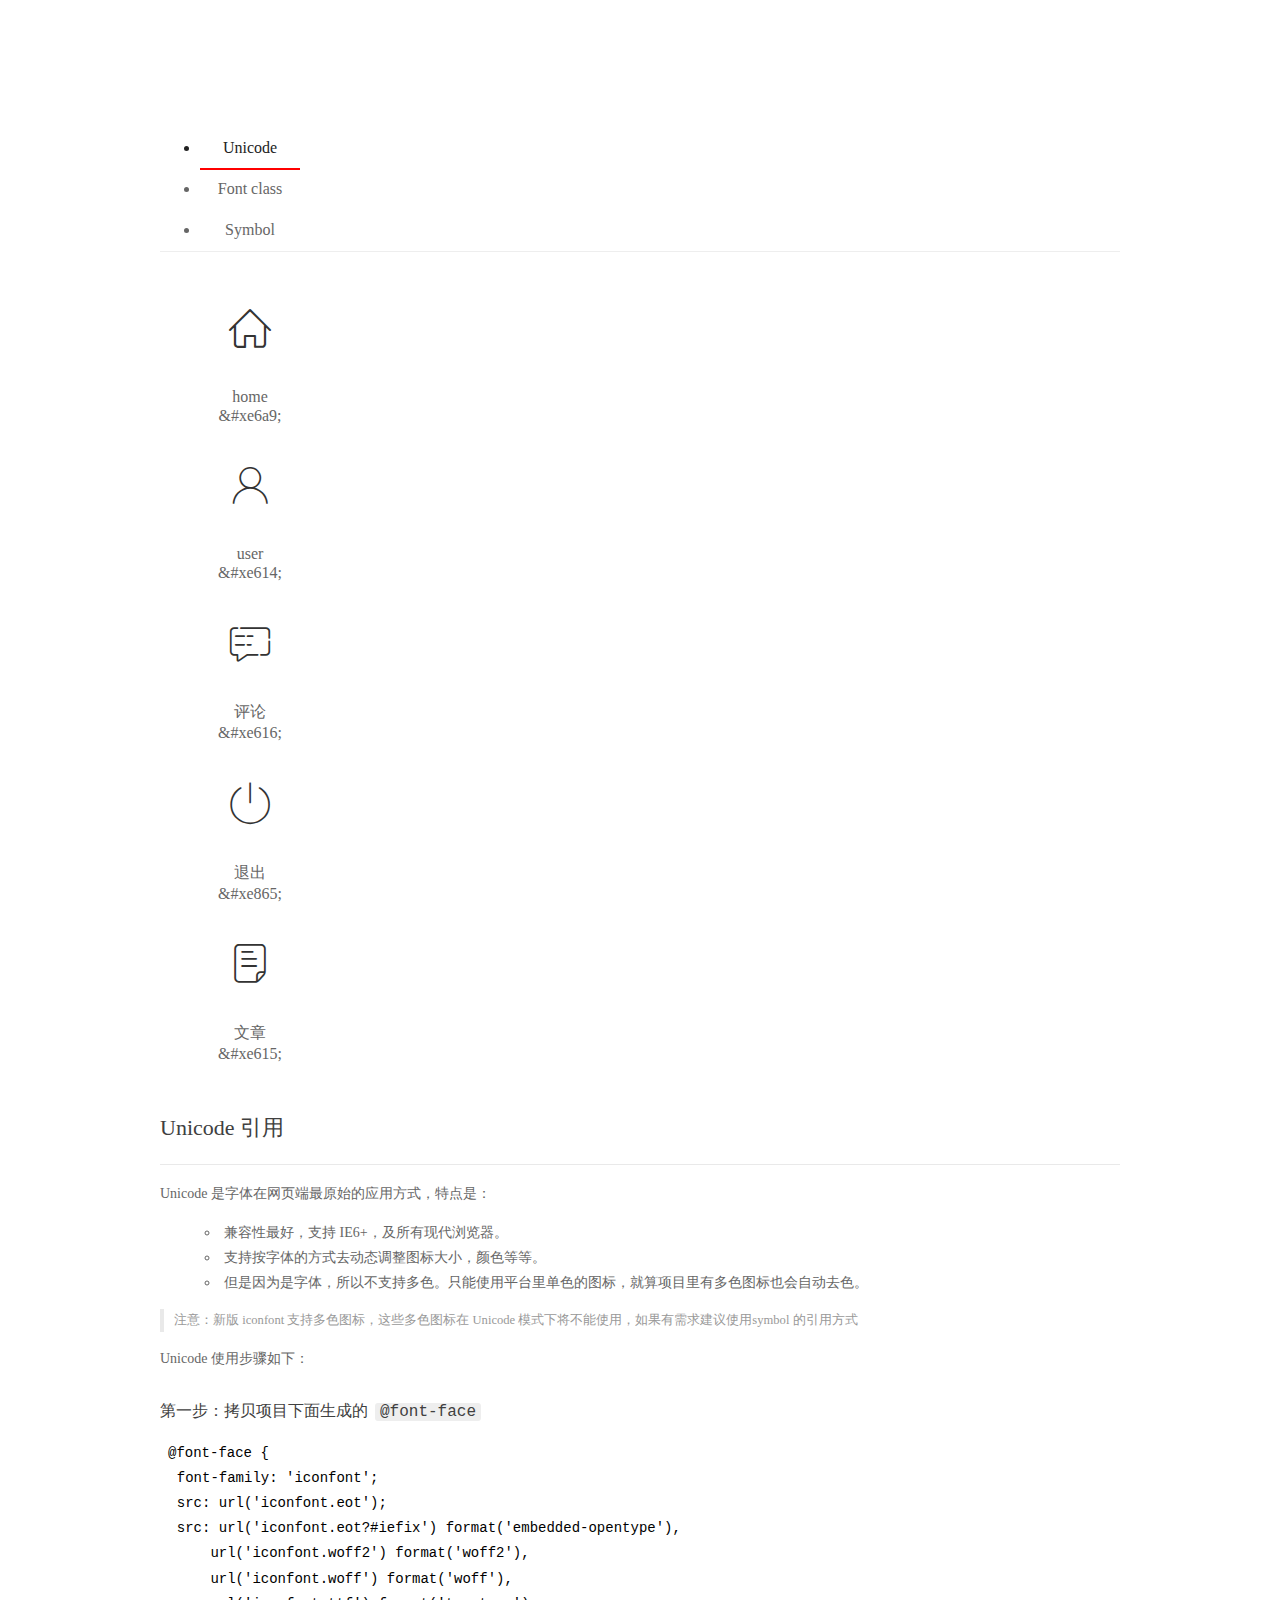
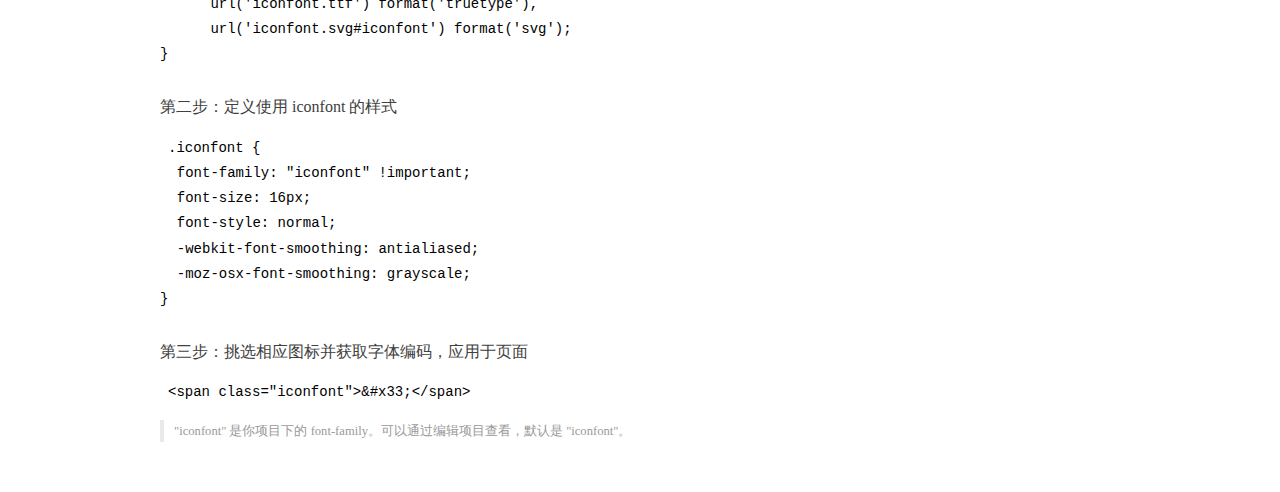
<file: assets/fonts/demo_index.html>
<!DOCTYPE html>
<html>
<head>
  <meta charset="utf-8"/>
  <title>IconFont Demo</title>
  <link rel="shortcut icon" href="https://gtms04.alicdn.com/tps/i4/TB1_oz6GVXXXXaFXpXXJDFnIXXX-64-64.ico" type="image/x-icon"/>
  <link rel="stylesheet" href="https://g.alicdn.com/thx/cube/1.3.2/cube.min.css">
  <link rel="stylesheet" href="demo.css">
  <link rel="stylesheet" href="iconfont.css">
  <script src="iconfont.js"></script>
  <!-- jQuery -->
  <script src="https://a1.alicdn.com/oss/uploads/2018/12/26/7bfddb60-08e8-11e9-9b04-53e73bb6408b.js"></script>
  <!-- 代码高亮 -->
  <script src="https://a1.alicdn.com/oss/uploads/2018/12/26/a3f714d0-08e6-11e9-8a15-ebf944d7534c.js"></script>
</head>
<body>
  <div class="main">
    <h1 class="logo"><a href="https://www.iconfont.cn/" title="iconfont 首页" target="_blank">&#xe86b;</a></h1>
    <div class="nav-tabs">
      <ul id="tabs" class="dib-box">
        <li class="dib active"><span>Unicode</span></li>
        <li class="dib"><span>Font class</span></li>
        <li class="dib"><span>Symbol</span></li>
      </ul>
      
    </div>
    <div class="tab-container">
      <div class="content unicode" style="display: block;">
          <ul class="icon_lists dib-box">
          
            <li class="dib">
              <span class="icon iconfont">&#xe6a9;</span>
                <div class="name">home</div>
                <div class="code-name">&amp;#xe6a9;</div>
              </li>
          
            <li class="dib">
              <span class="icon iconfont">&#xe614;</span>
                <div class="name">user</div>
                <div class="code-name">&amp;#xe614;</div>
              </li>
          
            <li class="dib">
              <span class="icon iconfont">&#xe616;</span>
                <div class="name">评论</div>
                <div class="code-name">&amp;#xe616;</div>
              </li>
          
            <li class="dib">
              <span class="icon iconfont">&#xe865;</span>
                <div class="name">退出</div>
                <div class="code-name">&amp;#xe865;</div>
              </li>
          
            <li class="dib">
              <span class="icon iconfont">&#xe615;</span>
                <div class="name">文章</div>
                <div class="code-name">&amp;#xe615;</div>
              </li>
          
          </ul>
          <div class="article markdown">
          <h2 id="unicode-">Unicode 引用</h2>
          <hr>

          <p>Unicode 是字体在网页端最原始的应用方式，特点是：</p>
          <ul>
            <li>兼容性最好，支持 IE6+，及所有现代浏览器。</li>
            <li>支持按字体的方式去动态调整图标大小，颜色等等。</li>
            <li>但是因为是字体，所以不支持多色。只能使用平台里单色的图标，就算项目里有多色图标也会自动去色。</li>
          </ul>
          <blockquote>
            <p>注意：新版 iconfont 支持多色图标，这些多色图标在 Unicode 模式下将不能使用，如果有需求建议使用symbol 的引用方式</p>
          </blockquote>
          <p>Unicode 使用步骤如下：</p>
          <h3 id="-font-face">第一步：拷贝项目下面生成的 <code>@font-face</code></h3>
<pre><code class="language-css"
>@font-face {
  font-family: 'iconfont';
  src: url('iconfont.eot');
  src: url('iconfont.eot?#iefix') format('embedded-opentype'),
      url('iconfont.woff2') format('woff2'),
      url('iconfont.woff') format('woff'),
      url('iconfont.ttf') format('truetype'),
      url('iconfont.svg#iconfont') format('svg');
}
</code></pre>
          <h3 id="-iconfont-">第二步：定义使用 iconfont 的样式</h3>
<pre><code class="language-css"
>.iconfont {
  font-family: "iconfont" !important;
  font-size: 16px;
  font-style: normal;
  -webkit-font-smoothing: antialiased;
  -moz-osx-font-smoothing: grayscale;
}
</code></pre>
          <h3 id="-">第三步：挑选相应图标并获取字体编码，应用于页面</h3>
<pre>
<code class="language-html"
>&lt;span class="iconfont"&gt;&amp;#x33;&lt;/span&gt;
</code></pre>
          <blockquote>
            <p>"iconfont" 是你项目下的 font-family。可以通过编辑项目查看，默认是 "iconfont"。</p>
          </blockquote>
          </div>
      </div>
      <div class="content font-class">
        <ul class="icon_lists dib-box">
          
          <li class="dib">
            <span class="icon iconfont icon-home"></span>
            <div class="name">
              home
            </div>
            <div class="code-name">.icon-home
            </div>
          </li>
          
          <li class="dib">
            <span class="icon iconfont icon-user"></span>
            <div class="name">
              user
            </div>
            <div class="code-name">.icon-user
            </div>
          </li>
          
          <li class="dib">
            <span class="icon iconfont icon-pinglun"></span>
            <div class="name">
              评论
            </div>
            <div class="code-name">.icon-pinglun
            </div>
          </li>
          
          <li class="dib">
            <span class="icon iconfont icon-tuichu"></span>
            <div class="name">
              退出
            </div>
            <div class="code-name">.icon-tuichu
            </div>
          </li>
          
          <li class="dib">
            <span class="icon iconfont icon-16"></span>
            <div class="name">
              文章
            </div>
            <div class="code-name">.icon-16
            </div>
          </li>
          
        </ul>
        <div class="article markdown">
        <h2 id="font-class-">font-class 引用</h2>
        <hr>

        <p>font-class 是 Unicode 使用方式的一种变种，主要是解决 Unicode 书写不直观，语意不明确的问题。</p>
        <p>与 Unicode 使用方式相比，具有如下特点：</p>
        <ul>
          <li>兼容性良好，支持 IE8+，及所有现代浏览器。</li>
          <li>相比于 Unicode 语意明确，书写更直观。可以很容易分辨这个 icon 是什么。</li>
          <li>因为使用 class 来定义图标，所以当要替换图标时，只需要修改 class 里面的 Unicode 引用。</li>
          <li>不过因为本质上还是使用的字体，所以多色图标还是不支持的。</li>
        </ul>
        <p>使用步骤如下：</p>
        <h3 id="-fontclass-">第一步：引入项目下面生成的 fontclass 代码：</h3>
<pre><code class="language-html">&lt;link rel="stylesheet" href="./iconfont.css"&gt;
</code></pre>
        <h3 id="-">第二步：挑选相应图标并获取类名，应用于页面：</h3>
<pre><code class="language-html">&lt;span class="iconfont icon-xxx"&gt;&lt;/span&gt;
</code></pre>
        <blockquote>
          <p>"
            iconfont" 是你项目下的 font-family。可以通过编辑项目查看，默认是 "iconfont"。</p>
        </blockquote>
      </div>
      </div>
      <div class="content symbol">
          <ul class="icon_lists dib-box">
          
            <li class="dib">
                <svg class="icon svg-icon" aria-hidden="true">
                  <use xlink:href="#icon-home"></use>
                </svg>
                <div class="name">home</div>
                <div class="code-name">#icon-home</div>
            </li>
          
            <li class="dib">
                <svg class="icon svg-icon" aria-hidden="true">
                  <use xlink:href="#icon-user"></use>
                </svg>
                <div class="name">user</div>
                <div class="code-name">#icon-user</div>
            </li>
          
            <li class="dib">
                <svg class="icon svg-icon" aria-hidden="true">
                  <use xlink:href="#icon-pinglun"></use>
                </svg>
                <div class="name">评论</div>
                <div class="code-name">#icon-pinglun</div>
            </li>
          
            <li class="dib">
                <svg class="icon svg-icon" aria-hidden="true">
                  <use xlink:href="#icon-tuichu"></use>
                </svg>
                <div class="name">退出</div>
                <div class="code-name">#icon-tuichu</div>
            </li>
          
            <li class="dib">
                <svg class="icon svg-icon" aria-hidden="true">
                  <use xlink:href="#icon-16"></use>
                </svg>
                <div class="name">文章</div>
                <div class="code-name">#icon-16</div>
            </li>
          
          </ul>
          <div class="article markdown">
          <h2 id="symbol-">Symbol 引用</h2>
          <hr>

          <p>这是一种全新的使用方式，应该说这才是未来的主流，也是平台目前推荐的用法。相关介绍可以参考这篇<a href="">文章</a>
            这种用法其实是做了一个 SVG 的集合，与另外两种相比具有如下特点：</p>
          <ul>
            <li>支持多色图标了，不再受单色限制。</li>
            <li>通过一些技巧，支持像字体那样，通过 <code>font-size</code>, <code>color</code> 来调整样式。</li>
            <li>兼容性较差，支持 IE9+，及现代浏览器。</li>
            <li>浏览器渲染 SVG 的性能一般，还不如 png。</li>
          </ul>
          <p>使用步骤如下：</p>
          <h3 id="-symbol-">第一步：引入项目下面生成的 symbol 代码：</h3>
<pre><code class="language-html">&lt;script src="./iconfont.js"&gt;&lt;/script&gt;
</code></pre>
          <h3 id="-css-">第二步：加入通用 CSS 代码（引入一次就行）：</h3>
<pre><code class="language-html">&lt;style&gt;
.icon {
  width: 1em;
  height: 1em;
  vertical-align: -0.15em;
  fill: currentColor;
  overflow: hidden;
}
&lt;/style&gt;
</code></pre>
          <h3 id="-">第三步：挑选相应图标并获取类名，应用于页面：</h3>
<pre><code class="language-html">&lt;svg class="icon" aria-hidden="true"&gt;
  &lt;use xlink:href="#icon-xxx"&gt;&lt;/use&gt;
&lt;/svg&gt;
</code></pre>
          </div>
      </div>

    </div>
  </div>
  <script>
  $(document).ready(function () {
      $('.tab-container .content:first').show()

      $('#tabs li').click(function (e) {
        var tabContent = $('.tab-container .content')
        var index = $(this).index()

        if ($(this).hasClass('active')) {
          return
        } else {
          $('#tabs li').removeClass('active')
          $(this).addClass('active')

          tabContent.hide().eq(index).fadeIn()
        }
      })
    })
  </script>
</body>
</html>
</file>
<file: assets/lib/layui/css/layui.css>
/** layui-v2.5.5 MIT License By https://www.layui.com */
 .layui-inline,img{display:inline-block;vertical-align:middle}h1,h2,h3,h4,h5,h6{font-weight:400}.layui-edge,.layui-header,.layui-inline,.layui-main{position:relative}.layui-body,.layui-edge,.layui-elip{overflow:hidden}.layui-btn,.layui-edge,.layui-inline,img{vertical-align:middle}.layui-btn,.layui-disabled,.layui-icon,.layui-unselect{-moz-user-select:none;-webkit-user-select:none;-ms-user-select:none}.layui-elip,.layui-form-checkbox span,.layui-form-pane .layui-form-label{text-overflow:ellipsis;white-space:nowrap}.layui-breadcrumb,.layui-tree-btnGroup{visibility:hidden}blockquote,body,button,dd,div,dl,dt,form,h1,h2,h3,h4,h5,h6,input,li,ol,p,pre,td,textarea,th,ul{margin:0;padding:0;-webkit-tap-highlight-color:rgba(0,0,0,0)}a:active,a:hover{outline:0}img{border:none}li{list-style:none}table{border-collapse:collapse;border-spacing:0}h4,h5,h6{font-size:100%}button,input,optgroup,option,select,textarea{font-family:inherit;font-size:inherit;font-style:inherit;font-weight:inherit;outline:0}pre{white-space:pre-wrap;white-space:-moz-pre-wrap;white-space:-pre-wrap;white-space:-o-pre-wrap;word-wrap:break-word}body{line-height:24px;font:14px Helvetica Neue,Helvetica,PingFang SC,Tahoma,Arial,sans-serif}hr{height:1px;margin:10px 0;border:0;clear:both}a{color:#333;text-decoration:none}a:hover{color:#777}a cite{font-style:normal;*cursor:pointer}.layui-border-box,.layui-border-box *{box-sizing:border-box}.layui-box,.layui-box *{box-sizing:content-box}.layui-clear{clear:both;*zoom:1}.layui-clear:after{content:'\20';clear:both;*zoom:1;display:block;height:0}.layui-inline{*display:inline;*zoom:1}.layui-edge{display:inline-block;width:0;height:0;border-width:6px;border-style:dashed;border-color:transparent}.layui-edge-top{top:-4px;border-bottom-color:#999;border-bottom-style:solid}.layui-edge-right{border-left-color:#999;border-left-style:solid}.layui-edge-bottom{top:2px;border-top-color:#999;border-top-style:solid}.layui-edge-left{border-right-color:#999;border-right-style:solid}.layui-disabled,.layui-disabled:hover{color:#d2d2d2!important;cursor:not-allowed!important}.layui-circle{border-radius:100%}.layui-show{display:block!important}.layui-hide{display:none!important}@font-face{font-family:layui-icon;src:url(../font/iconfont.eot?v=250);src:url(../font/iconfont.eot?v=250#iefix) format('embedded-opentype'),url(../font/iconfont.woff2?v=250) format('woff2'),url(../font/iconfont.woff?v=250) format('woff'),url(../font/iconfont.ttf?v=250) format('truetype'),url(../font/iconfont.svg?v=250#layui-icon) format('svg')}.layui-icon{font-family:layui-icon!important;font-size:16px;font-style:normal;-webkit-font-smoothing:antialiased;-moz-osx-font-smoothing:grayscale}.layui-icon-reply-fill:before{content:"\e611"}.layui-icon-set-fill:before{content:"\e614"}.layui-icon-menu-fill:before{content:"\e60f"}.layui-icon-search:before{content:"\e615"}.layui-icon-share:before{content:"\e641"}.layui-icon-set-sm:before{content:"\e620"}.layui-icon-engine:before{content:"\e628"}.layui-icon-close:before{content:"\1006"}.layui-icon-close-fill:before{content:"\1007"}.layui-icon-chart-screen:before{content:"\e629"}.layui-icon-star:before{content:"\e600"}.layui-icon-circle-dot:before{content:"\e617"}.layui-icon-chat:before{content:"\e606"}.layui-icon-release:before{content:"\e609"}.layui-icon-list:before{content:"\e60a"}.layui-icon-chart:before{content:"\e62c"}.layui-icon-ok-circle:before{content:"\1005"}.layui-icon-layim-theme:before{content:"\e61b"}.layui-icon-table:before{content:"\e62d"}.layui-icon-right:before{content:"\e602"}.layui-icon-left:before{content:"\e603"}.layui-icon-cart-simple:before{content:"\e698"}.layui-icon-face-cry:before{content:"\e69c"}.layui-icon-face-smile:before{content:"\e6af"}.layui-icon-survey:before{content:"\e6b2"}.layui-icon-tree:before{content:"\e62e"}.layui-icon-upload-circle:before{content:"\e62f"}.layui-icon-add-circle:before{content:"\e61f"}.layui-icon-download-circle:before{content:"\e601"}.layui-icon-templeate-1:before{content:"\e630"}.layui-icon-util:before{content:"\e631"}.layui-icon-face-surprised:before{content:"\e664"}.layui-icon-edit:before{content:"\e642"}.layui-icon-speaker:before{content:"\e645"}.layui-icon-down:before{content:"\e61a"}.layui-icon-file:before{content:"\e621"}.layui-icon-layouts:before{content:"\e632"}.layui-icon-rate-half:before{content:"\e6c9"}.layui-icon-add-circle-fine:before{content:"\e608"}.layui-icon-prev-circle:before{content:"\e633"}.layui-icon-read:before{content:"\e705"}.layui-icon-404:before{content:"\e61c"}.layui-icon-carousel:before{content:"\e634"}.layui-icon-help:before{content:"\e607"}.layui-icon-code-circle:before{content:"\e635"}.layui-icon-water:before{content:"\e636"}.layui-icon-username:before{content:"\e66f"}.layui-icon-find-fill:before{content:"\e670"}.layui-icon-about:before{content:"\e60b"}.layui-icon-location:before{content:"\e715"}.layui-icon-up:before{content:"\e619"}.layui-icon-pause:before{content:"\e651"}.layui-icon-date:before{content:"\e637"}.layui-icon-layim-uploadfile:before{content:"\e61d"}.layui-icon-delete:before{content:"\e640"}.layui-icon-play:before{content:"\e652"}.layui-icon-top:before{content:"\e604"}.layui-icon-friends:before{content:"\e612"}.layui-icon-refresh-3:before{content:"\e9aa"}.layui-icon-ok:before{content:"\e605"}.layui-icon-layer:before{content:"\e638"}.layui-icon-face-smile-fine:before{content:"\e60c"}.layui-icon-dollar:before{content:"\e659"}.layui-icon-group:before{content:"\e613"}.layui-icon-layim-download:before{content:"\e61e"}.layui-icon-picture-fine:before{content:"\e60d"}.layui-icon-link:before{content:"\e64c"}.layui-icon-diamond:before{content:"\e735"}.layui-icon-log:before{content:"\e60e"}.layui-icon-rate-solid:before{content:"\e67a"}.layui-icon-fonts-del:before{content:"\e64f"}.layui-icon-unlink:before{content:"\e64d"}.layui-icon-fonts-clear:before{content:"\e639"}.layui-icon-triangle-r:before{content:"\e623"}.layui-icon-circle:before{content:"\e63f"}.layui-icon-radio:before{content:"\e643"}.layui-icon-align-center:before{content:"\e647"}.layui-icon-align-right:before{content:"\e648"}.layui-icon-align-left:before{content:"\e649"}.layui-icon-loading-1:before{content:"\e63e"}.layui-icon-return:before{content:"\e65c"}.layui-icon-fonts-strong:before{content:"\e62b"}.layui-icon-upload:before{content:"\e67c"}.layui-icon-dialogue:before{content:"\e63a"}.layui-icon-video:before{content:"\e6ed"}.layui-icon-headset:before{content:"\e6fc"}.layui-icon-cellphone-fine:before{content:"\e63b"}.layui-icon-add-1:before{content:"\e654"}.layui-icon-face-smile-b:before{content:"\e650"}.layui-icon-fonts-html:before{content:"\e64b"}.layui-icon-form:before{content:"\e63c"}.layui-icon-cart:before{content:"\e657"}.layui-icon-camera-fill:before{content:"\e65d"}.layui-icon-tabs:before{content:"\e62a"}.layui-icon-fonts-code:before{content:"\e64e"}.layui-icon-fire:before{content:"\e756"}.layui-icon-set:before{content:"\e716"}.layui-icon-fonts-u:before{content:"\e646"}.layui-icon-triangle-d:before{content:"\e625"}.layui-icon-tips:before{content:"\e702"}.layui-icon-picture:before{content:"\e64a"}.layui-icon-more-vertical:before{content:"\e671"}.layui-icon-flag:before{content:"\e66c"}.layui-icon-loading:before{content:"\e63d"}.layui-icon-fonts-i:before{content:"\e644"}.layui-icon-refresh-1:before{content:"\e666"}.layui-icon-rmb:before{content:"\e65e"}.layui-icon-home:before{content:"\e68e"}.layui-icon-user:before{content:"\e770"}.layui-icon-notice:before{content:"\e667"}.layui-icon-login-weibo:before{content:"\e675"}.layui-icon-voice:before{content:"\e688"}.layui-icon-upload-drag:before{content:"\e681"}.layui-icon-login-qq:before{content:"\e676"}.layui-icon-snowflake:before{content:"\e6b1"}.layui-icon-file-b:before{content:"\e655"}.layui-icon-template:before{content:"\e663"}.layui-icon-auz:before{content:"\e672"}.layui-icon-console:before{content:"\e665"}.layui-icon-app:before{content:"\e653"}.layui-icon-prev:before{content:"\e65a"}.layui-icon-website:before{content:"\e7ae"}.layui-icon-next:before{content:"\e65b"}.layui-icon-component:before{content:"\e857"}.layui-icon-more:before{content:"\e65f"}.layui-icon-login-wechat:before{content:"\e677"}.layui-icon-shrink-right:before{content:"\e668"}.layui-icon-spread-left:before{content:"\e66b"}.layui-icon-camera:before{content:"\e660"}.layui-icon-note:before{content:"\e66e"}.layui-icon-refresh:before{content:"\e669"}.layui-icon-female:before{content:"\e661"}.layui-icon-male:before{content:"\e662"}.layui-icon-password:before{content:"\e673"}.layui-icon-senior:before{content:"\e674"}.layui-icon-theme:before{content:"\e66a"}.layui-icon-tread:before{content:"\e6c5"}.layui-icon-praise:before{content:"\e6c6"}.layui-icon-star-fill:before{content:"\e658"}.layui-icon-rate:before{content:"\e67b"}.layui-icon-template-1:before{content:"\e656"}.layui-icon-vercode:before{content:"\e679"}.layui-icon-cellphone:before{content:"\e678"}.layui-icon-screen-full:before{content:"\e622"}.layui-icon-screen-restore:before{content:"\e758"}.layui-icon-cols:before{content:"\e610"}.layui-icon-export:before{content:"\e67d"}.layui-icon-print:before{content:"\e66d"}.layui-icon-slider:before{content:"\e714"}.layui-icon-addition:before{content:"\e624"}.layui-icon-subtraction:before{content:"\e67e"}.layui-icon-service:before{content:"\e626"}.layui-icon-transfer:before{content:"\e691"}.layui-main{width:1140px;margin:0 auto}.layui-header{z-index:1000;height:60px}.layui-header a:hover{transition:all .5s;-webkit-transition:all .5s}.layui-side{position:fixed;left:0;top:0;bottom:0;z-index:999;width:200px;overflow-x:hidden}.layui-side-scroll{position:relative;width:220px;height:100%;overflow-x:hidden}.layui-body{position:absolute;left:200px;right:0;top:0;bottom:0;z-index:998;width:auto;overflow-y:auto;box-sizing:border-box}.layui-layout-body{overflow:hidden}.layui-layout-admin .layui-header{background-color:#23262E}.layui-layout-admin .layui-side{top:60px;width:200px;overflow-x:hidden}.layui-layout-admin .layui-body{position:fixed;top:60px;bottom:44px}.layui-layout-admin .layui-main{width:auto;margin:0 15px}.layui-layout-admin .layui-footer{position:fixed;left:200px;right:0;bottom:0;height:44px;line-height:44px;padding:0 15px;background-color:#eee}.layui-layout-admin .layui-logo{position:absolute;left:0;top:0;width:200px;height:100%;line-height:60px;text-align:center;color:#009688;font-size:16px}.layui-layout-admin .layui-header .layui-nav{background:0 0}.layui-layout-left{position:absolute!important;left:200px;top:0}.layui-layout-right{position:absolute!important;right:0;top:0}.layui-container{position:relative;margin:0 auto;padding:0 15px;box-sizing:border-box}.layui-fluid{position:relative;margin:0 auto;padding:0 15px}.layui-row:after,.layui-row:before{content:'';display:block;clear:both}.layui-col-lg1,.layui-col-lg10,.layui-col-lg11,.layui-col-lg12,.layui-col-lg2,.layui-col-lg3,.layui-col-lg4,.layui-col-lg5,.layui-col-lg6,.layui-col-lg7,.layui-col-lg8,.layui-col-lg9,.layui-col-md1,.layui-col-md10,.layui-col-md11,.layui-col-md12,.layui-col-md2,.layui-col-md3,.layui-col-md4,.layui-col-md5,.layui-col-md6,.layui-col-md7,.layui-col-md8,.layui-col-md9,.layui-col-sm1,.layui-col-sm10,.layui-col-sm11,.layui-col-sm12,.layui-col-sm2,.layui-col-sm3,.layui-col-sm4,.layui-col-sm5,.layui-col-sm6,.layui-col-sm7,.layui-col-sm8,.layui-col-sm9,.layui-col-xs1,.layui-col-xs10,.layui-col-xs11,.layui-col-xs12,.layui-col-xs2,.layui-col-xs3,.layui-col-xs4,.layui-col-xs5,.layui-col-xs6,.layui-col-xs7,.layui-col-xs8,.layui-col-xs9{position:relative;display:block;box-sizing:border-box}.layui-col-xs1,.layui-col-xs10,.layui-col-xs11,.layui-col-xs12,.layui-col-xs2,.layui-col-xs3,.layui-col-xs4,.layui-col-xs5,.layui-col-xs6,.layui-col-xs7,.layui-col-xs8,.layui-col-xs9{float:left}.layui-col-xs1{width:8.33333333%}.layui-col-xs2{width:16.66666667%}.layui-col-xs3{width:25%}.layui-col-xs4{width:33.33333333%}.layui-col-xs5{width:41.66666667%}.layui-col-xs6{width:50%}.layui-col-xs7{width:58.33333333%}.layui-col-xs8{width:66.66666667%}.layui-col-xs9{width:75%}.layui-col-xs10{width:83.33333333%}.layui-col-xs11{width:91.66666667%}.layui-col-xs12{width:100%}.layui-col-xs-offset1{margin-left:8.33333333%}.layui-col-xs-offset2{margin-left:16.66666667%}.layui-col-xs-offset3{margin-left:25%}.layui-col-xs-offset4{margin-left:33.33333333%}.layui-col-xs-offset5{margin-left:41.66666667%}.layui-col-xs-offset6{margin-left:50%}.layui-col-xs-offset7{margin-left:58.33333333%}.layui-col-xs-offset8{margin-left:66.66666667%}.layui-col-xs-offset9{margin-left:75%}.layui-col-xs-offset10{margin-left:83.33333333%}.layui-col-xs-offset11{margin-left:91.66666667%}.layui-col-xs-offset12{margin-left:100%}@media screen and (max-width:768px){.layui-hide-xs{display:none!important}.layui-show-xs-block{display:block!important}.layui-show-xs-inline{display:inline!important}.layui-show-xs-inline-block{display:inline-block!important}}@media screen and (min-width:768px){.layui-container{width:750px}.layui-hide-sm{display:none!important}.layui-show-sm-block{display:block!important}.layui-show-sm-inline{display:inline!important}.layui-show-sm-inline-block{display:inline-block!important}.layui-col-sm1,.layui-col-sm10,.layui-col-sm11,.layui-col-sm12,.layui-col-sm2,.layui-col-sm3,.layui-col-sm4,.layui-col-sm5,.layui-col-sm6,.layui-col-sm7,.layui-col-sm8,.layui-col-sm9{float:left}.layui-col-sm1{width:8.33333333%}.layui-col-sm2{width:16.66666667%}.layui-col-sm3{width:25%}.layui-col-sm4{width:33.33333333%}.layui-col-sm5{width:41.66666667%}.layui-col-sm6{width:50%}.layui-col-sm7{width:58.33333333%}.layui-col-sm8{width:66.66666667%}.layui-col-sm9{width:75%}.layui-col-sm10{width:83.33333333%}.layui-col-sm11{width:91.66666667%}.layui-col-sm12{width:100%}.layui-col-sm-offset1{margin-left:8.33333333%}.layui-col-sm-offset2{margin-left:16.66666667%}.layui-col-sm-offset3{margin-left:25%}.layui-col-sm-offset4{margin-left:33.33333333%}.layui-col-sm-offset5{margin-left:41.66666667%}.layui-col-sm-offset6{margin-left:50%}.layui-col-sm-offset7{margin-left:58.33333333%}.layui-col-sm-offset8{margin-left:66.66666667%}.layui-col-sm-offset9{margin-left:75%}.layui-col-sm-offset10{margin-left:83.33333333%}.layui-col-sm-offset11{margin-left:91.66666667%}.layui-col-sm-offset12{margin-left:100%}}@media screen and (min-width:992px){.layui-container{width:970px}.layui-hide-md{display:none!important}.layui-show-md-block{display:block!important}.layui-show-md-inline{display:inline!important}.layui-show-md-inline-block{display:inline-block!important}.layui-col-md1,.layui-col-md10,.layui-col-md11,.layui-col-md12,.layui-col-md2,.layui-col-md3,.layui-col-md4,.layui-col-md5,.layui-col-md6,.layui-col-md7,.layui-col-md8,.layui-col-md9{float:left}.layui-col-md1{width:8.33333333%}.layui-col-md2{width:16.66666667%}.layui-col-md3{width:25%}.layui-col-md4{width:33.33333333%}.layui-col-md5{width:41.66666667%}.layui-col-md6{width:50%}.layui-col-md7{width:58.33333333%}.layui-col-md8{width:66.66666667%}.layui-col-md9{width:75%}.layui-col-md10{width:83.33333333%}.layui-col-md11{width:91.66666667%}.layui-col-md12{width:100%}.layui-col-md-offset1{margin-left:8.33333333%}.layui-col-md-offset2{margin-left:16.66666667%}.layui-col-md-offset3{margin-left:25%}.layui-col-md-offset4{margin-left:33.33333333%}.layui-col-md-offset5{margin-left:41.66666667%}.layui-col-md-offset6{margin-left:50%}.layui-col-md-offset7{margin-left:58.33333333%}.layui-col-md-offset8{margin-left:66.66666667%}.layui-col-md-offset9{margin-left:75%}.layui-col-md-offset10{margin-left:83.33333333%}.layui-col-md-offset11{margin-left:91.66666667%}.layui-col-md-offset12{margin-left:100%}}@media screen and (min-width:1200px){.layui-container{width:1170px}.layui-hide-lg{display:none!important}.layui-show-lg-block{display:block!important}.layui-show-lg-inline{display:inline!important}.layui-show-lg-inline-block{display:inline-block!important}.layui-col-lg1,.layui-col-lg10,.layui-col-lg11,.layui-col-lg12,.layui-col-lg2,.layui-col-lg3,.layui-col-lg4,.layui-col-lg5,.layui-col-lg6,.layui-col-lg7,.layui-col-lg8,.layui-col-lg9{float:left}.layui-col-lg1{width:8.33333333%}.layui-col-lg2{width:16.66666667%}.layui-col-lg3{width:25%}.layui-col-lg4{width:33.33333333%}.layui-col-lg5{width:41.66666667%}.layui-col-lg6{width:50%}.layui-col-lg7{width:58.33333333%}.layui-col-lg8{width:66.66666667%}.layui-col-lg9{width:75%}.layui-col-lg10{width:83.33333333%}.layui-col-lg11{width:91.66666667%}.layui-col-lg12{width:100%}.layui-col-lg-offset1{margin-left:8.33333333%}.layui-col-lg-offset2{margin-left:16.66666667%}.layui-col-lg-offset3{margin-left:25%}.layui-col-lg-offset4{margin-left:33.33333333%}.layui-col-lg-offset5{margin-left:41.66666667%}.layui-col-lg-offset6{margin-left:50%}.layui-col-lg-offset7{margin-left:58.33333333%}.layui-col-lg-offset8{margin-left:66.66666667%}.layui-col-lg-offset9{margin-left:75%}.layui-col-lg-offset10{margin-left:83.33333333%}.layui-col-lg-offset11{margin-left:91.66666667%}.layui-col-lg-offset12{margin-left:100%}}.layui-col-space1{margin:-.5px}.layui-col-space1>*{padding:.5px}.layui-col-space3{margin:-1.5px}.layui-col-space3>*{padding:1.5px}.layui-col-space5{margin:-2.5px}.layui-col-space5>*{padding:2.5px}.layui-col-space8{margin:-3.5px}.layui-col-space8>*{padding:3.5px}.layui-col-space10{margin:-5px}.layui-col-space10>*{padding:5px}.layui-col-space12{margin:-6px}.layui-col-space12>*{padding:6px}.layui-col-space15{margin:-7.5px}.layui-col-space15>*{padding:7.5px}.layui-col-space18{margin:-9px}.layui-col-space18>*{padding:9px}.layui-col-space20{margin:-10px}.layui-col-space20>*{padding:10px}.layui-col-space22{margin:-11px}.layui-col-space22>*{padding:11px}.layui-col-space25{margin:-12.5px}.layui-col-space25>*{padding:12.5px}.layui-col-space30{margin:-15px}.layui-col-space30>*{padding:15px}.layui-btn,.layui-input,.layui-select,.layui-textarea,.layui-upload-button{outline:0;-webkit-appearance:none;transition:all .3s;-webkit-transition:all .3s;box-sizing:border-box}.layui-elem-quote{margin-bottom:10px;padding:15px;line-height:22px;border-left:5px solid #009688;border-radius:0 2px 2px 0;background-color:#f2f2f2}.layui-quote-nm{border-style:solid;border-width:1px 1px 1px 5px;background:0 0}.layui-elem-field{margin-bottom:10px;padding:0;border-width:1px;border-style:solid}.layui-elem-field legend{margin-left:20px;padding:0 10px;font-size:20px;font-weight:300}.layui-field-title{margin:10px 0 20px;border-width:1px 0 0}.layui-field-box{padding:10px 15px}.layui-field-title .layui-field-box{padding:10px 0}.layui-progress{position:relative;height:6px;border-radius:20px;background-color:#e2e2e2}.layui-progress-bar{position:absolute;left:0;top:0;width:0;max-width:100%;height:6px;border-radius:20px;text-align:right;background-color:#5FB878;transition:all .3s;-webkit-transition:all .3s}.layui-progress-big,.layui-progress-big .layui-progress-bar{height:18px;line-height:18px}.layui-progress-text{position:relative;top:-20px;line-height:18px;font-size:12px;color:#666}.layui-progress-big .layui-progress-text{position:static;padding:0 10px;color:#fff}.layui-collapse{border-width:1px;border-style:solid;border-radius:2px}.layui-colla-content,.layui-colla-item{border-top-width:1px;border-top-style:solid}.layui-colla-item:first-child{border-top:none}.layui-colla-title{position:relative;height:42px;line-height:42px;padding:0 15px 0 35px;color:#333;background-color:#f2f2f2;cursor:pointer;font-size:14px;overflow:hidden}.layui-colla-content{display:none;padding:10px 15px;line-height:22px;color:#666}.layui-colla-icon{position:absolute;left:15px;top:0;font-size:14px}.layui-card{margin-bottom:15px;border-radius:2px;background-color:#fff;box-shadow:0 1px 2px 0 rgba(0,0,0,.05)}.layui-card:last-child{margin-bottom:0}.layui-card-header{position:relative;height:42px;line-height:42px;padding:0 15px;border-bottom:1px solid #f6f6f6;color:#333;border-radius:2px 2px 0 0;font-size:14px}.layui-bg-black,.layui-bg-blue,.layui-bg-cyan,.layui-bg-green,.layui-bg-orange,.layui-bg-red{color:#fff!important}.layui-card-body{position:relative;padding:10px 15px;line-height:24px}.layui-card-body[pad15]{padding:15px}.layui-card-body[pad20]{padding:20px}.layui-card-body .layui-table{margin:5px 0}.layui-card .layui-tab{margin:0}.layui-panel-window{position:relative;padding:15px;border-radius:0;border-top:5px solid #E6E6E6;background-color:#fff}.layui-auxiliar-moving{position:fixed;left:0;right:0;top:0;bottom:0;width:100%;height:100%;background:0 0;z-index:9999999999}.layui-form-label,.layui-form-mid,.layui-form-select,.layui-input-block,.layui-input-inline,.layui-textarea{position:relative}.layui-bg-red{background-color:#FF5722!important}.layui-bg-orange{background-color:#FFB800!important}.layui-bg-green{background-color:#009688!important}.layui-bg-cyan{background-color:#2F4056!important}.layui-bg-blue{background-color:#1E9FFF!important}.layui-bg-black{background-color:#393D49!important}.layui-bg-gray{background-color:#eee!important;color:#666!important}.layui-badge-rim,.layui-colla-content,.layui-colla-item,.layui-collapse,.layui-elem-field,.layui-form-pane .layui-form-item[pane],.layui-form-pane .layui-form-label,.layui-input,.layui-layedit,.layui-layedit-tool,.layui-quote-nm,.layui-select,.layui-tab-bar,.layui-tab-card,.layui-tab-title,.layui-tab-title .layui-this:after,.layui-textarea{border-color:#e6e6e6}.layui-timeline-item:before,hr{background-color:#e6e6e6}.layui-text{line-height:22px;font-size:14px;color:#666}.layui-text h1,.layui-text h2,.layui-text h3{font-weight:500;color:#333}.layui-text h1{font-size:30px}.layui-text h2{font-size:24px}.layui-text h3{font-size:18px}.layui-text a:not(.layui-btn){color:#01AAED}.layui-text a:not(.layui-btn):hover{text-decoration:underline}.layui-text ul{padding:5px 0 5px 15px}.layui-text ul li{margin-top:5px;list-style-type:disc}.layui-text em,.layui-word-aux{color:#999!important;padding:0 5px!important}.layui-btn{display:inline-block;height:38px;line-height:38px;padding:0 18px;background-color:#009688;color:#fff;white-space:nowrap;text-align:center;font-size:14px;border:none;border-radius:2px;cursor:pointer}.layui-btn:hover{opacity:.8;filter:alpha(opacity=80);color:#fff}.layui-btn:active{opacity:1;filter:alpha(opacity=100)}.layui-btn+.layui-btn{margin-left:10px}.layui-btn-container{font-size:0}.layui-btn-container .layui-btn{margin-right:10px;margin-bottom:10px}.layui-btn-container .layui-btn+.layui-btn{margin-left:0}.layui-table .layui-btn-container .layui-btn{margin-bottom:9px}.layui-btn-radius{border-radius:100px}.layui-btn .layui-icon{margin-right:3px;font-size:18px;vertical-align:bottom;vertical-align:middle\9}.layui-btn-primary{border:1px solid #C9C9C9;background-color:#fff;color:#555}.layui-btn-primary:hover{border-color:#009688;color:#333}.layui-btn-normal{background-color:#1E9FFF}.layui-btn-warm{background-color:#FFB800}.layui-btn-danger{background-color:#FF5722}.layui-btn-checked{background-color:#5FB878}.layui-btn-disabled,.layui-btn-disabled:active,.layui-btn-disabled:hover{border:1px solid #e6e6e6;background-color:#FBFBFB;color:#C9C9C9;cursor:not-allowed;opacity:1}.layui-btn-lg{height:44px;line-height:44px;padding:0 25px;font-size:16px}.layui-btn-sm{height:30px;line-height:30px;padding:0 10px;font-size:12px}.layui-btn-sm i{font-size:16px!important}.layui-btn-xs{height:22px;line-height:22px;padding:0 5px;font-size:12px}.layui-btn-xs i{font-size:14px!important}.layui-btn-group{display:inline-block;vertical-align:middle;font-size:0}.layui-btn-group .layui-btn{margin-left:0!important;margin-right:0!important;border-left:1px solid rgba(255,255,255,.5);border-radius:0}.layui-btn-group .layui-btn-primary{border-left:none}.layui-btn-group .layui-btn-primary:hover{border-color:#C9C9C9;color:#009688}.layui-btn-group .layui-btn:first-child{border-left:none;border-radius:2px 0 0 2px}.layui-btn-group .layui-btn-primary:first-child{border-left:1px solid #c9c9c9}.layui-btn-group .layui-btn:last-child{border-radius:0 2px 2px 0}.layui-btn-group .layui-btn+.layui-btn{margin-left:0}.layui-btn-group+.layui-btn-group{margin-left:10px}.layui-btn-fluid{width:100%}.layui-input,.layui-select,.layui-textarea{height:38px;line-height:1.3;line-height:38px\9;border-width:1px;border-style:solid;background-color:#fff;border-radius:2px}.layui-input::-webkit-input-placeholder,.layui-select::-webkit-input-placeholder,.layui-textarea::-webkit-input-placeholder{line-height:1.3}.layui-input,.layui-textarea{display:block;width:100%;padding-left:10px}.layui-input:hover,.layui-textarea:hover{border-color:#D2D2D2!important}.layui-input:focus,.layui-textarea:focus{border-color:#C9C9C9!important}.layui-textarea{min-height:100px;height:auto;line-height:20px;padding:6px 10px;resize:vertical}.layui-select{padding:0 10px}.layui-form input[type=checkbox],.layui-form input[type=radio],.layui-form select{display:none}.layui-form [lay-ignore]{display:initial}.layui-form-item{margin-bottom:15px;clear:both;*zoom:1}.layui-form-item:after{content:'\20';clear:both;*zoom:1;display:block;height:0}.layui-form-label{float:left;display:block;padding:9px 15px;width:80px;font-weight:400;line-height:20px;text-align:right}.layui-form-label-col{display:block;float:none;padding:9px 0;line-height:20px;text-align:left}.layui-form-item .layui-inline{margin-bottom:5px;margin-right:10px}.layui-input-block{margin-left:110px;min-height:36px}.layui-input-inline{display:inline-block;vertical-align:middle}.layui-form-item .layui-input-inline{float:left;width:190px;margin-right:10px}.layui-form-text .layui-input-inline{width:auto}.layui-form-mid{float:left;display:block;padding:9px 0!important;line-height:20px;margin-right:10px}.layui-form-danger+.layui-form-select .layui-input,.layui-form-danger:focus{border-color:#FF5722!important}.layui-form-select .layui-input{padding-right:30px;cursor:pointer}.layui-form-select .layui-edge{position:absolute;right:10px;top:50%;margin-top:-3px;cursor:pointer;border-width:6px;border-top-color:#c2c2c2;border-top-style:solid;transition:all .3s;-webkit-transition:all .3s}.layui-form-select dl{display:none;position:absolute;left:0;top:42px;padding:5px 0;z-index:899;min-width:100%;border:1px solid #d2d2d2;max-height:300px;overflow-y:auto;background-color:#fff;border-radius:2px;box-shadow:0 2px 4px rgba(0,0,0,.12);box-sizing:border-box}.layui-form-select dl dd,.layui-form-select dl dt{padding:0 10px;line-height:36px;white-space:nowrap;overflow:hidden;text-overflow:ellipsis}.layui-form-select dl dt{font-size:12px;color:#999}.layui-form-select dl dd{cursor:pointer}.layui-form-select dl dd:hover{background-color:#f2f2f2;-webkit-transition:.5s all;transition:.5s all}.layui-form-select .layui-select-group dd{padding-left:20px}.layui-form-select dl dd.layui-select-tips{padding-left:10px!important;color:#999}.layui-form-select dl dd.layui-this{background-color:#5FB878;color:#fff}.layui-form-checkbox,.layui-form-select dl dd.layui-disabled{background-color:#fff}.layui-form-selected dl{display:block}.layui-form-checkbox,.layui-form-checkbox *,.layui-form-switch{display:inline-block;vertical-align:middle}.layui-form-selected .layui-edge{margin-top:-9px;-webkit-transform:rotate(180deg);transform:rotate(180deg);margin-top:-3px\9}:root .layui-form-selected .layui-edge{margin-top:-9px\0/IE9}.layui-form-selectup dl{top:auto;bottom:42px}.layui-select-none{margin:5px 0;text-align:center;color:#999}.layui-select-disabled .layui-disabled{border-color:#eee!important}.layui-select-disabled .layui-edge{border-top-color:#d2d2d2}.layui-form-checkbox{position:relative;height:30px;line-height:30px;margin-right:10px;padding-right:30px;cursor:pointer;font-size:0;-webkit-transition:.1s linear;transition:.1s linear;box-sizing:border-box}.layui-form-checkbox span{padding:0 10px;height:100%;font-size:14px;border-radius:2px 0 0 2px;background-color:#d2d2d2;color:#fff;overflow:hidden}.layui-form-checkbox:hover span{background-color:#c2c2c2}.layui-form-checkbox i{position:absolute;right:0;top:0;width:30px;height:28px;border:1px solid #d2d2d2;border-left:none;border-radius:0 2px 2px 0;color:#fff;font-size:20px;text-align:center}.layui-form-checkbox:hover i{border-color:#c2c2c2;color:#c2c2c2}.layui-form-checked,.layui-form-checked:hover{border-color:#5FB878}.layui-form-checked span,.layui-form-checked:hover span{background-color:#5FB878}.layui-form-checked i,.layui-form-checked:hover i{color:#5FB878}.layui-form-item .layui-form-checkbox{margin-top:4px}.layui-form-checkbox[lay-skin=primary]{height:auto!important;line-height:normal!important;min-width:18px;min-height:18px;border:none!important;margin-right:0;padding-left:28px;padding-right:0;background:0 0}.layui-form-checkbox[lay-skin=primary] span{padding-left:0;padding-right:15px;line-height:18px;background:0 0;color:#666}.layui-form-checkbox[lay-skin=primary] i{right:auto;left:0;width:16px;height:16px;line-height:16px;border:1px solid #d2d2d2;font-size:12px;border-radius:2px;background-color:#fff;-webkit-transition:.1s linear;transition:.1s linear}.layui-form-checkbox[lay-skin=primary]:hover i{border-color:#5FB878;color:#fff}.layui-form-checked[lay-skin=primary] i{border-color:#5FB878!important;background-color:#5FB878;color:#fff}.layui-checkbox-disbaled[lay-skin=primary] span{background:0 0!important;color:#c2c2c2}.layui-checkbox-disbaled[lay-skin=primary]:hover i{border-color:#d2d2d2}.layui-form-item .layui-form-checkbox[lay-skin=primary]{margin-top:10px}.layui-form-switch{position:relative;height:22px;line-height:22px;min-width:35px;padding:0 5px;margin-top:8px;border:1px solid #d2d2d2;border-radius:20px;cursor:pointer;background-color:#fff;-webkit-transition:.1s linear;transition:.1s linear}.layui-form-switch i{position:absolute;left:5px;top:3px;width:16px;height:16px;border-radius:20px;background-color:#d2d2d2;-webkit-transition:.1s linear;transition:.1s linear}.layui-form-switch em{position:relative;top:0;width:25px;margin-left:21px;padding:0!important;text-align:center!important;color:#999!important;font-style:normal!important;font-size:12px}.layui-form-onswitch{border-color:#5FB878;background-color:#5FB878}.layui-checkbox-disbaled,.layui-checkbox-disbaled i{border-color:#e2e2e2!important}.layui-form-onswitch i{left:100%;margin-left:-21px;background-color:#fff}.layui-form-onswitch em{margin-left:5px;margin-right:21px;color:#fff!important}.layui-checkbox-disbaled span{background-color:#e2e2e2!important}.layui-checkbox-disbaled:hover i{color:#fff!important}[lay-radio]{display:none}.layui-form-radio,.layui-form-radio *{display:inline-block;vertical-align:middle}.layui-form-radio{line-height:28px;margin:6px 10px 0 0;padding-right:10px;cursor:pointer;font-size:0}.layui-form-radio *{font-size:14px}.layui-form-radio>i{margin-right:8px;font-size:22px;color:#c2c2c2}.layui-form-radio>i:hover,.layui-form-radioed>i{color:#5FB878}.layui-radio-disbaled>i{color:#e2e2e2!important}.layui-form-pane .layui-form-label{width:110px;padding:8px 15px;height:38px;line-height:20px;border-width:1px;border-style:solid;border-radius:2px 0 0 2px;text-align:center;background-color:#FBFBFB;overflow:hidden;box-sizing:border-box}.layui-form-pane .layui-input-inline{margin-left:-1px}.layui-form-pane .layui-input-block{margin-left:110px;left:-1px}.layui-form-pane .layui-input{border-radius:0 2px 2px 0}.layui-form-pane .layui-form-text .layui-form-label{float:none;width:100%;border-radius:2px;box-sizing:border-box;text-align:left}.layui-form-pane .layui-form-text .layui-input-inline{display:block;margin:0;top:-1px;clear:both}.layui-form-pane .layui-form-text .layui-input-block{margin:0;left:0;top:-1px}.layui-form-pane .layui-form-text .layui-textarea{min-height:100px;border-radius:0 0 2px 2px}.layui-form-pane .layui-form-checkbox{margin:4px 0 4px 10px}.layui-form-pane .layui-form-radio,.layui-form-pane .layui-form-switch{margin-top:6px;margin-left:10px}.layui-form-pane .layui-form-item[pane]{position:relative;border-width:1px;border-style:solid}.layui-form-pane .layui-form-item[pane] .layui-form-label{position:absolute;left:0;top:0;height:100%;border-width:0 1px 0 0}.layui-form-pane .layui-form-item[pane] .layui-input-inline{margin-left:110px}@media screen and (max-width:450px){.layui-form-item .layui-form-label{text-overflow:ellipsis;overflow:hidden;white-space:nowrap}.layui-form-item .layui-inline{display:block;margin-right:0;margin-bottom:20px;clear:both}.layui-form-item .layui-inline:after{content:'\20';clear:both;display:block;height:0}.layui-form-item .layui-input-inline{display:block;float:none;left:-3px;width:auto;margin:0 0 10px 112px}.layui-form-item .layui-input-inline+.layui-form-mid{margin-left:110px;top:-5px;padding:0}.layui-form-item .layui-form-checkbox{margin-right:5px;margin-bottom:5px}}.layui-layedit{border-width:1px;border-style:solid;border-radius:2px}.layui-layedit-tool{padding:3px 5px;border-bottom-width:1px;border-bottom-style:solid;font-size:0}.layedit-tool-fixed{position:fixed;top:0;border-top:1px solid #e2e2e2}.layui-layedit-tool .layedit-tool-mid,.layui-layedit-tool .layui-icon{display:inline-block;vertical-align:middle;text-align:center;font-size:14px}.layui-layedit-tool .layui-icon{position:relative;width:32px;height:30px;line-height:30px;margin:3px 5px;color:#777;cursor:pointer;border-radius:2px}.layui-layedit-tool .layui-icon:hover{color:#393D49}.layui-layedit-tool .layui-icon:active{color:#000}.layui-layedit-tool .layedit-tool-active{background-color:#e2e2e2;color:#000}.layui-layedit-tool .layui-disabled,.layui-layedit-tool .layui-disabled:hover{color:#d2d2d2;cursor:not-allowed}.layui-layedit-tool .layedit-tool-mid{width:1px;height:18px;margin:0 10px;background-color:#d2d2d2}.layedit-tool-html{width:50px!important;font-size:30px!important}.layedit-tool-b,.layedit-tool-code,.layedit-tool-help{font-size:16px!important}.layedit-tool-d,.layedit-tool-face,.layedit-tool-image,.layedit-tool-unlink{font-size:18px!important}.layedit-tool-image input{position:absolute;font-size:0;left:0;top:0;width:100%;height:100%;opacity:.01;filter:Alpha(opacity=1);cursor:pointer}.layui-layedit-iframe iframe{display:block;width:100%}#LAY_layedit_code{overflow:hidden}.layui-laypage{display:inline-block;*display:inline;*zoom:1;vertical-align:middle;margin:10px 0;font-size:0}.layui-laypage>a:first-child,.layui-laypage>a:first-child em{border-radius:2px 0 0 2px}.layui-laypage>a:last-child,.layui-laypage>a:last-child em{border-radius:0 2px 2px 0}.layui-laypage>:first-child{margin-left:0!important}.layui-laypage>:last-child{margin-right:0!important}.layui-laypage a,.layui-laypage button,.layui-laypage input,.layui-laypage select,.layui-laypage span{border:1px solid #e2e2e2}.layui-laypage a,.layui-laypage span{display:inline-block;*display:inline;*zoom:1;vertical-align:middle;padding:0 15px;height:28px;line-height:28px;margin:0 -1px 5px 0;background-color:#fff;color:#333;font-size:12px}.layui-flow-more a *,.layui-laypage input,.layui-table-view select[lay-ignore]{display:inline-block}.layui-laypage a:hover{color:#009688}.layui-laypage em{font-style:normal}.layui-laypage .layui-laypage-spr{color:#999;font-weight:700}.layui-laypage a{text-decoration:none}.layui-laypage .layui-laypage-curr{position:relative}.layui-laypage .layui-laypage-curr em{position:relative;color:#fff}.layui-laypage .layui-laypage-curr .layui-laypage-em{position:absolute;left:-1px;top:-1px;padding:1px;width:100%;height:100%;background-color:#009688}.layui-laypage-em{border-radius:2px}.layui-laypage-next em,.layui-laypage-prev em{font-family:Sim sun;font-size:16px}.layui-laypage .layui-laypage-count,.layui-laypage .layui-laypage-limits,.layui-laypage .layui-laypage-refresh,.layui-laypage .layui-laypage-skip{margin-left:10px;margin-right:10px;padding:0;border:none}.layui-laypage .layui-laypage-limits,.layui-laypage .layui-laypage-refresh{vertical-align:top}.layui-laypage .layui-laypage-refresh i{font-size:18px;cursor:pointer}.layui-laypage select{height:22px;padding:3px;border-radius:2px;cursor:pointer}.layui-laypage .layui-laypage-skip{height:30px;line-height:30px;color:#999}.layui-laypage button,.layui-laypage input{height:30px;line-height:30px;border-radius:2px;vertical-align:top;background-color:#fff;box-sizing:border-box}.layui-laypage input{width:40px;margin:0 10px;padding:0 3px;text-align:center}.layui-laypage input:focus,.layui-laypage select:focus{border-color:#009688!important}.layui-laypage button{margin-left:10px;padding:0 10px;cursor:pointer}.layui-table,.layui-table-view{margin:10px 0}.layui-flow-more{margin:10px 0;text-align:center;color:#999;font-size:14px}.layui-flow-more a{height:32px;line-height:32px}.layui-flow-more a *{vertical-align:top}.layui-flow-more a cite{padding:0 20px;border-radius:3px;background-color:#eee;color:#333;font-style:normal}.layui-flow-more a cite:hover{opacity:.8}.layui-flow-more a i{font-size:30px;color:#737383}.layui-table{width:100%;background-color:#fff;color:#666}.layui-table tr{transition:all .3s;-webkit-transition:all .3s}.layui-table th{text-align:left;font-weight:400}.layui-table tbody tr:hover,.layui-table thead tr,.layui-table-click,.layui-table-header,.layui-table-hover,.layui-table-mend,.layui-table-patch,.layui-table-tool,.layui-table-total,.layui-table-total tr,.layui-table[lay-even] tr:nth-child(even){background-color:#f2f2f2}.layui-table td,.layui-table th,.layui-table-col-set,.layui-table-fixed-r,.layui-table-grid-down,.layui-table-header,.layui-table-page,.layui-table-tips-main,.layui-table-tool,.layui-table-total,.layui-table-view,.layui-table[lay-skin=line],.layui-table[lay-skin=row]{border-width:1px;border-style:solid;border-color:#e6e6e6}.layui-table td,.layui-table th{position:relative;padding:9px 15px;min-height:20px;line-height:20px;font-size:14px}.layui-table[lay-skin=line] td,.layui-table[lay-skin=line] th{border-width:0 0 1px}.layui-table[lay-skin=row] td,.layui-table[lay-skin=row] th{border-width:0 1px 0 0}.layui-table[lay-skin=nob] td,.layui-table[lay-skin=nob] th{border:none}.layui-table img{max-width:100px}.layui-table[lay-size=lg] td,.layui-table[lay-size=lg] th{padding:15px 30px}.layui-table-view .layui-table[lay-size=lg] .layui-table-cell{height:40px;line-height:40px}.layui-table[lay-size=sm] td,.layui-table[lay-size=sm] th{font-size:12px;padding:5px 10px}.layui-table-view .layui-table[lay-size=sm] .layui-table-cell{height:20px;line-height:20px}.layui-table[lay-data]{display:none}.layui-table-box{position:relative;overflow:hidden}.layui-table-view .layui-table{position:relative;width:auto;margin:0}.layui-table-view .layui-table[lay-skin=line]{border-width:0 1px 0 0}.layui-table-view .layui-table[lay-skin=row]{border-width:0 0 1px}.layui-table-view .layui-table td,.layui-table-view .layui-table th{padding:5px 0;border-top:none;border-left:none}.layui-table-view .layui-table th.layui-unselect .layui-table-cell span{cursor:pointer}.layui-table-view .layui-table td{cursor:default}.layui-table-view .layui-table td[data-edit=text]{cursor:text}.layui-table-view .layui-form-checkbox[lay-skin=primary] i{width:18px;height:18px}.layui-table-view .layui-form-radio{line-height:0;padding:0}.layui-table-view .layui-form-radio>i{margin:0;font-size:20px}.layui-table-init{position:absolute;left:0;top:0;width:100%;height:100%;text-align:center;z-index:110}.layui-table-init .layui-icon{position:absolute;left:50%;top:50%;margin:-15px 0 0 -15px;font-size:30px;color:#c2c2c2}.layui-table-header{border-width:0 0 1px;overflow:hidden}.layui-table-header .layui-table{margin-bottom:-1px}.layui-table-tool .layui-inline[lay-event]{position:relative;width:26px;height:26px;padding:5px;line-height:16px;margin-right:10px;text-align:center;color:#333;border:1px solid #ccc;cursor:pointer;-webkit-transition:.5s all;transition:.5s all}.layui-table-tool .layui-inline[lay-event]:hover{border:1px solid #999}.layui-table-tool-temp{padding-right:120px}.layui-table-tool-self{position:absolute;right:17px;top:10px}.layui-table-tool .layui-table-tool-self .layui-inline[lay-event]{margin:0 0 0 10px}.layui-table-tool-panel{position:absolute;top:29px;left:-1px;padding:5px 0;min-width:150px;min-height:40px;border:1px solid #d2d2d2;text-align:left;overflow-y:auto;background-color:#fff;box-shadow:0 2px 4px rgba(0,0,0,.12)}.layui-table-cell,.layui-table-tool-panel li{overflow:hidden;text-overflow:ellipsis;white-space:nowrap}.layui-table-tool-panel li{padding:0 10px;line-height:30px;-webkit-transition:.5s all;transition:.5s all}.layui-table-tool-panel li .layui-form-checkbox[lay-skin=primary]{width:100%;padding-left:28px}.layui-table-tool-panel li:hover{background-color:#f2f2f2}.layui-table-tool-panel li .layui-form-checkbox[lay-skin=primary] i{position:absolute;left:0;top:0}.layui-table-tool-panel li .layui-form-checkbox[lay-skin=primary] span{padding:0}.layui-table-tool .layui-table-tool-self .layui-table-tool-panel{left:auto;right:-1px}.layui-table-col-set{position:absolute;right:0;top:0;width:20px;height:100%;border-width:0 0 0 1px;background-color:#fff}.layui-table-sort{width:10px;height:20px;margin-left:5px;cursor:pointer!important}.layui-table-sort .layui-edge{position:absolute;left:5px;border-width:5px}.layui-table-sort .layui-table-sort-asc{top:3px;border-top:none;border-bottom-style:solid;border-bottom-color:#b2b2b2}.layui-table-sort .layui-table-sort-asc:hover{border-bottom-color:#666}.layui-table-sort .layui-table-sort-desc{bottom:5px;border-bottom:none;border-top-style:solid;border-top-color:#b2b2b2}.layui-table-sort .layui-table-sort-desc:hover{border-top-color:#666}.layui-table-sort[lay-sort=asc] .layui-table-sort-asc{border-bottom-color:#000}.layui-table-sort[lay-sort=desc] .layui-table-sort-desc{border-top-color:#000}.layui-table-cell{height:28px;line-height:28px;padding:0 15px;position:relative;box-sizing:border-box}.layui-table-cell .layui-form-checkbox[lay-skin=primary]{top:-1px;padding:0}.layui-table-cell .layui-table-link{color:#01AAED}.laytable-cell-checkbox,.laytable-cell-numbers,.laytable-cell-radio,.laytable-cell-space{padding:0;text-align:center}.layui-table-body{position:relative;overflow:auto;margin-right:-1px;margin-bottom:-1px}.layui-table-body .layui-none{line-height:26px;padding:15px;text-align:center;color:#999}.layui-table-fixed{position:absolute;left:0;top:0;z-index:101}.layui-table-fixed .layui-table-body{overflow:hidden}.layui-table-fixed-l{box-shadow:0 -1px 8px rgba(0,0,0,.08)}.layui-table-fixed-r{left:auto;right:-1px;border-width:0 0 0 1px;box-shadow:-1px 0 8px rgba(0,0,0,.08)}.layui-table-fixed-r .layui-table-header{position:relative;overflow:visible}.layui-table-mend{position:absolute;right:-49px;top:0;height:100%;width:50px}.layui-table-tool{position:relative;z-index:890;width:100%;min-height:50px;line-height:30px;padding:10px 15px;border-width:0 0 1px}.layui-table-tool .layui-btn-container{margin-bottom:-10px}.layui-table-page,.layui-table-total{border-width:1px 0 0;margin-bottom:-1px;overflow:hidden}.layui-table-page{position:relative;width:100%;padding:7px 7px 0;height:41px;font-size:12px;white-space:nowrap}.layui-table-page>div{height:26px}.layui-table-page .layui-laypage{margin:0}.layui-table-page .layui-laypage a,.layui-table-page .layui-laypage span{height:26px;line-height:26px;margin-bottom:10px;border:none;background:0 0}.layui-table-page .layui-laypage a,.layui-table-page .layui-laypage span.layui-laypage-curr{padding:0 12px}.layui-table-page .layui-laypage span{margin-left:0;padding:0}.layui-table-page .layui-laypage .layui-laypage-prev{margin-left:-7px!important}.layui-table-page .layui-laypage .layui-laypage-curr .layui-laypage-em{left:0;top:0;padding:0}.layui-table-page .layui-laypage button,.layui-table-page .layui-laypage input{height:26px;line-height:26px}.layui-table-page .layui-laypage input{width:40px}.layui-table-page .layui-laypage button{padding:0 10px}.layui-table-page select{height:18px}.layui-table-patch .layui-table-cell{padding:0;width:30px}.layui-table-edit{position:absolute;left:0;top:0;width:100%;height:100%;padding:0 14px 1px;border-radius:0;box-shadow:1px 1px 20px rgba(0,0,0,.15)}.layui-table-edit:focus{border-color:#5FB878!important}select.layui-table-edit{padding:0 0 0 10px;border-color:#C9C9C9}.layui-table-view .layui-form-checkbox,.layui-table-view .layui-form-radio,.layui-table-view .layui-form-switch{top:0;margin:0;box-sizing:content-box}.layui-table-view .layui-form-checkbox{top:-1px;height:26px;line-height:26px}.layui-table-view .layui-form-checkbox i{height:26px}.layui-table-grid .layui-table-cell{overflow:visible}.layui-table-grid-down{position:absolute;top:0;right:0;width:26px;height:100%;padding:5px 0;border-width:0 0 0 1px;text-align:center;background-color:#fff;color:#999;cursor:pointer}.layui-table-grid-down .layui-icon{position:absolute;top:50%;left:50%;margin:-8px 0 0 -8px}.layui-table-grid-down:hover{background-color:#fbfbfb}body .layui-table-tips .layui-layer-content{background:0 0;padding:0;box-shadow:0 1px 6px rgba(0,0,0,.12)}.layui-table-tips-main{margin:-44px 0 0 -1px;max-height:150px;padding:8px 15px;font-size:14px;overflow-y:scroll;background-color:#fff;color:#666}.layui-table-tips-c{position:absolute;right:-3px;top:-13px;width:20px;height:20px;padding:3px;cursor:pointer;background-color:#666;border-radius:50%;color:#fff}.layui-table-tips-c:hover{background-color:#777}.layui-table-tips-c:before{position:relative;right:-2px}.layui-upload-file{display:none!important;opacity:.01;filter:Alpha(opacity=1)}.layui-upload-drag,.layui-upload-form,.layui-upload-wrap{display:inline-block}.layui-upload-list{margin:10px 0}.layui-upload-choose{padding:0 10px;color:#999}.layui-upload-drag{position:relative;padding:30px;border:1px dashed #e2e2e2;background-color:#fff;text-align:center;cursor:pointer;color:#999}.layui-upload-drag .layui-icon{font-size:50px;color:#009688}.layui-upload-drag[lay-over]{border-color:#009688}.layui-upload-iframe{position:absolute;width:0;height:0;border:0;visibility:hidden}.layui-upload-wrap{position:relative;vertical-align:middle}.layui-upload-wrap .layui-upload-file{display:block!important;position:absolute;left:0;top:0;z-index:10;font-size:100px;width:100%;height:100%;opacity:.01;filter:Alpha(opacity=1);cursor:pointer}.layui-transfer-active,.layui-transfer-box{display:inline-block;vertical-align:middle}.layui-transfer-box,.layui-transfer-header,.layui-transfer-search{border-width:0;border-style:solid;border-color:#e6e6e6}.layui-transfer-box{position:relative;border-width:1px;width:200px;height:360px;border-radius:2px;background-color:#fff}.layui-transfer-box .layui-form-checkbox{width:100%;margin:0!important}.layui-transfer-header{height:38px;line-height:38px;padding:0 10px;border-bottom-width:1px}.layui-transfer-search{position:relative;padding:10px;border-bottom-width:1px}.layui-transfer-search .layui-input{height:32px;padding-left:30px;font-size:12px}.layui-transfer-search .layui-icon-search{position:absolute;left:20px;top:50%;margin-top:-8px;color:#666}.layui-transfer-active{margin:0 15px}.layui-transfer-active .layui-btn{display:block;margin:0;padding:0 15px;background-color:#5FB878;border-color:#5FB878;color:#fff}.layui-transfer-active .layui-btn-disabled{background-color:#FBFBFB;border-color:#e6e6e6;color:#C9C9C9}.layui-transfer-active .layui-btn:first-child{margin-bottom:15px}.layui-transfer-active .layui-btn .layui-icon{margin:0;font-size:14px!important}.layui-transfer-data{padding:5px 0;overflow:auto}.layui-transfer-data li{height:32px;line-height:32px;padding:0 10px}.layui-transfer-data li:hover{background-color:#f2f2f2;transition:.5s all}.layui-transfer-data .layui-none{padding:15px 10px;text-align:center;color:#999}.layui-nav{position:relative;padding:0 20px;background-color:#393D49;color:#fff;border-radius:2px;font-size:0;box-sizing:border-box}.layui-nav *{font-size:14px}.layui-nav .layui-nav-item{position:relative;display:inline-block;*display:inline;*zoom:1;vertical-align:middle;line-height:60px}.layui-nav .layui-nav-item a{display:block;padding:0 20px;color:#fff;color:rgba(255,255,255,.7);transition:all .3s;-webkit-transition:all .3s}.layui-nav .layui-this:after,.layui-nav-bar,.layui-nav-tree .layui-nav-itemed:after{position:absolute;left:0;top:0;width:0;height:5px;background-color:#5FB878;transition:all .2s;-webkit-transition:all .2s}.layui-nav-bar{z-index:1000}.layui-nav .layui-nav-item a:hover,.layui-nav .layui-this a{color:#fff}.layui-nav .layui-this:after{content:'';top:auto;bottom:0;width:100%}.layui-nav-img{width:30px;height:30px;margin-right:10px;border-radius:50%}.layui-nav .layui-nav-more{content:'';width:0;height:0;border-style:solid dashed dashed;border-color:#fff transparent transparent;overflow:hidden;cursor:pointer;transition:all .2s;-webkit-transition:all .2s;position:absolute;top:50%;right:3px;margin-top:-3px;border-width:6px;border-top-color:rgba(255,255,255,.7)}.layui-nav .layui-nav-mored,.layui-nav-itemed>a .layui-nav-more{margin-top:-9px;border-style:dashed dashed solid;border-color:transparent transparent #fff}.layui-nav-child{display:none;position:absolute;left:0;top:65px;min-width:100%;line-height:36px;padding:5px 0;box-shadow:0 2px 4px rgba(0,0,0,.12);border:1px solid #d2d2d2;background-color:#fff;z-index:100;border-radius:2px;white-space:nowrap}.layui-nav .layui-nav-child a{color:#333}.layui-nav .layui-nav-child a:hover{background-color:#f2f2f2;color:#000}.layui-nav-child dd{position:relative}.layui-nav .layui-nav-child dd.layui-this a,.layui-nav-child dd.layui-this{background-color:#5FB878;color:#fff}.layui-nav-child dd.layui-this:after{display:none}.layui-nav-tree{width:200px;padding:0}.layui-nav-tree .layui-nav-item{display:block;width:100%;line-height:45px}.layui-nav-tree .layui-nav-item a{position:relative;height:45px;line-height:45px;text-overflow:ellipsis;overflow:hidden;white-space:nowrap}.layui-nav-tree .layui-nav-item a:hover{background-color:#4E5465}.layui-nav-tree .layui-nav-bar{width:5px;height:0;background-color:#009688}.layui-nav-tree .layui-nav-child dd.layui-this,.layui-nav-tree .layui-nav-child dd.layui-this a,.layui-nav-tree .layui-this,.layui-nav-tree .layui-this>a,.layui-nav-tree .layui-this>a:hover{background-color:#009688;color:#fff}.layui-nav-tree .layui-this:after{display:none}.layui-nav-itemed>a,.layui-nav-tree .layui-nav-title a,.layui-nav-tree .layui-nav-title a:hover{color:#fff!important}.layui-nav-tree .layui-nav-child{position:relative;z-index:0;top:0;border:none;box-shadow:none}.layui-nav-tree .layui-nav-child a{height:40px;line-height:40px;color:#fff;color:rgba(255,255,255,.7)}.layui-nav-tree .layui-nav-child,.layui-nav-tree .layui-nav-child a:hover{background:0 0;color:#fff}.layui-nav-tree .layui-nav-more{right:10px}.layui-nav-itemed>.layui-nav-child{display:block;padding:0;background-color:rgba(0,0,0,.3)!important}.layui-nav-itemed>.layui-nav-child>.layui-this>.layui-nav-child{display:block}.layui-nav-side{position:fixed;top:0;bottom:0;left:0;overflow-x:hidden;z-index:999}.layui-bg-blue .layui-nav-bar,.layui-bg-blue .layui-nav-itemed:after,.layui-bg-blue .layui-this:after{background-color:#93D1FF}.layui-bg-blue .layui-nav-child dd.layui-this{background-color:#1E9FFF}.layui-bg-blue .layui-nav-itemed>a,.layui-nav-tree.layui-bg-blue .layui-nav-title a,.layui-nav-tree.layui-bg-blue .layui-nav-title a:hover{background-color:#007DDB!important}.layui-breadcrumb{font-size:0}.layui-breadcrumb>*{font-size:14px}.layui-breadcrumb a{color:#999!important}.layui-breadcrumb a:hover{color:#5FB878!important}.layui-breadcrumb a cite{color:#666;font-style:normal}.layui-breadcrumb span[lay-separator]{margin:0 10px;color:#999}.layui-tab{margin:10px 0;text-align:left!important}.layui-tab[overflow]>.layui-tab-title{overflow:hidden}.layui-tab-title{position:relative;left:0;height:40px;white-space:nowrap;font-size:0;border-bottom-width:1px;border-bottom-style:solid;transition:all .2s;-webkit-transition:all .2s}.layui-tab-title li{display:inline-block;*display:inline;*zoom:1;vertical-align:middle;font-size:14px;transition:all .2s;-webkit-transition:all .2s;position:relative;line-height:40px;min-width:65px;padding:0 15px;text-align:center;cursor:pointer}.layui-tab-title li a{display:block}.layui-tab-title .layui-this{color:#000}.layui-tab-title .layui-this:after{position:absolute;left:0;top:0;content:'';width:100%;height:41px;border-width:1px;border-style:solid;border-bottom-color:#fff;border-radius:2px 2px 0 0;box-sizing:border-box;pointer-events:none}.layui-tab-bar{position:absolute;right:0;top:0;z-index:10;width:30px;height:39px;line-height:39px;border-width:1px;border-style:solid;border-radius:2px;text-align:center;background-color:#fff;cursor:pointer}.layui-tab-bar .layui-icon{position:relative;display:inline-block;top:3px;transition:all .3s;-webkit-transition:all .3s}.layui-tab-item{display:none}.layui-tab-more{padding-right:30px;height:auto!important;white-space:normal!important}.layui-tab-more li.layui-this:after{border-bottom-color:#e2e2e2;border-radius:2px}.layui-tab-more .layui-tab-bar .layui-icon{top:-2px;top:3px\9;-webkit-transform:rotate(180deg);transform:rotate(180deg)}:root .layui-tab-more .layui-tab-bar .layui-icon{top:-2px\0/IE9}.layui-tab-content{padding:10px}.layui-tab-title li .layui-tab-close{position:relative;display:inline-block;width:18px;height:18px;line-height:20px;margin-left:8px;top:1px;text-align:center;font-size:14px;color:#c2c2c2;transition:all .2s;-webkit-transition:all .2s}.layui-tab-title li .layui-tab-close:hover{border-radius:2px;background-color:#FF5722;color:#fff}.layui-tab-brief>.layui-tab-title .layui-this{color:#009688}.layui-tab-brief>.layui-tab-more li.layui-this:after,.layui-tab-brief>.layui-tab-title .layui-this:after{border:none;border-radius:0;border-bottom:2px solid #5FB878}.layui-tab-brief[overflow]>.layui-tab-title .layui-this:after{top:-1px}.layui-tab-card{border-width:1px;border-style:solid;border-radius:2px;box-shadow:0 2px 5px 0 rgba(0,0,0,.1)}.layui-tab-card>.layui-tab-title{background-color:#f2f2f2}.layui-tab-card>.layui-tab-title li{margin-right:-1px;margin-left:-1px}.layui-tab-card>.layui-tab-title .layui-this{background-color:#fff}.layui-tab-card>.layui-tab-title .layui-this:after{border-top:none;border-width:1px;border-bottom-color:#fff}.layui-tab-card>.layui-tab-title .layui-tab-bar{height:40px;line-height:40px;border-radius:0;border-top:none;border-right:none}.layui-tab-card>.layui-tab-more .layui-this{background:0 0;color:#5FB878}.layui-tab-card>.layui-tab-more .layui-this:after{border:none}.layui-timeline{padding-left:5px}.layui-timeline-item{position:relative;padding-bottom:20px}.layui-timeline-axis{position:absolute;left:-5px;top:0;z-index:10;width:20px;height:20px;line-height:20px;background-color:#fff;color:#5FB878;border-radius:50%;text-align:center;cursor:pointer}.layui-timeline-axis:hover{color:#FF5722}.layui-timeline-item:before{content:'';position:absolute;left:5px;top:0;z-index:0;width:1px;height:100%}.layui-timeline-item:last-child:before{display:none}.layui-timeline-item:first-child:before{display:block}.layui-timeline-content{padding-left:25px}.layui-timeline-title{position:relative;margin-bottom:10px}.layui-badge,.layui-badge-dot,.layui-badge-rim{position:relative;display:inline-block;padding:0 6px;font-size:12px;text-align:center;background-color:#FF5722;color:#fff;border-radius:2px}.layui-badge{height:18px;line-height:18px}.layui-badge-dot{width:8px;height:8px;padding:0;border-radius:50%}.layui-badge-rim{height:18px;line-height:18px;border-width:1px;border-style:solid;background-color:#fff;color:#666}.layui-btn .layui-badge,.layui-btn .layui-badge-dot{margin-left:5px}.layui-nav .layui-badge,.layui-nav .layui-badge-dot{position:absolute;top:50%;margin:-8px 6px 0}.layui-tab-title .layui-badge,.layui-tab-title .layui-badge-dot{left:5px;top:-2px}.layui-carousel{position:relative;left:0;top:0;background-color:#f8f8f8}.layui-carousel>[carousel-item]{position:relative;width:100%;height:100%;overflow:hidden}.layui-carousel>[carousel-item]:before{position:absolute;content:'\e63d';left:50%;top:50%;width:100px;line-height:20px;margin:-10px 0 0 -50px;text-align:center;color:#c2c2c2;font-family:layui-icon!important;font-size:30px;font-style:normal;-webkit-font-smoothing:antialiased;-moz-osx-font-smoothing:grayscale}.layui-carousel>[carousel-item]>*{display:none;position:absolute;left:0;top:0;width:100%;height:100%;background-color:#f8f8f8;transition-duration:.3s;-webkit-transition-duration:.3s}.layui-carousel-updown>*{-webkit-transition:.3s ease-in-out up;transition:.3s ease-in-out up}.layui-carousel-arrow{display:none\9;opacity:0;position:absolute;left:10px;top:50%;margin-top:-18px;width:36px;height:36px;line-height:36px;text-align:center;font-size:20px;border:0;border-radius:50%;background-color:rgba(0,0,0,.2);color:#fff;-webkit-transition-duration:.3s;transition-duration:.3s;cursor:pointer}.layui-carousel-arrow[lay-type=add]{left:auto!important;right:10px}.layui-carousel:hover .layui-carousel-arrow[lay-type=add],.layui-carousel[lay-arrow=always] .layui-carousel-arrow[lay-type=add]{right:20px}.layui-carousel[lay-arrow=always] .layui-carousel-arrow{opacity:1;left:20px}.layui-carousel[lay-arrow=none] .layui-carousel-arrow{display:none}.layui-carousel-arrow:hover,.layui-carousel-ind ul:hover{background-color:rgba(0,0,0,.35)}.layui-carousel:hover .layui-carousel-arrow{display:block\9;opacity:1;left:20px}.layui-carousel-ind{position:relative;top:-35px;width:100%;line-height:0!important;text-align:center;font-size:0}.layui-carousel[lay-indicator=outside]{margin-bottom:30px}.layui-carousel[lay-indicator=outside] .layui-carousel-ind{top:10px}.layui-carousel[lay-indicator=outside] .layui-carousel-ind ul{background-color:rgba(0,0,0,.5)}.layui-carousel[lay-indicator=none] .layui-carousel-ind{display:none}.layui-carousel-ind ul{display:inline-block;padding:5px;background-color:rgba(0,0,0,.2);border-radius:10px;-webkit-transition-duration:.3s;transition-duration:.3s}.layui-carousel-ind li{display:inline-block;width:10px;height:10px;margin:0 3px;font-size:14px;background-color:#e2e2e2;background-color:rgba(255,255,255,.5);border-radius:50%;cursor:pointer;-webkit-transition-duration:.3s;transition-duration:.3s}.layui-carousel-ind li:hover{background-color:rgba(255,255,255,.7)}.layui-carousel-ind li.layui-this{background-color:#fff}.layui-carousel>[carousel-item]>.layui-carousel-next,.layui-carousel>[carousel-item]>.layui-carousel-prev,.layui-carousel>[carousel-item]>.layui-this{display:block}.layui-carousel>[carousel-item]>.layui-this{left:0}.layui-carousel>[carousel-item]>.layui-carousel-prev{left:-100%}.layui-carousel>[carousel-item]>.layui-carousel-next{left:100%}.layui-carousel>[carousel-item]>.layui-carousel-next.layui-carousel-left,.layui-carousel>[carousel-item]>.layui-carousel-prev.layui-carousel-right{left:0}.layui-carousel>[carousel-item]>.layui-this.layui-carousel-left{left:-100%}.layui-carousel>[carousel-item]>.layui-this.layui-carousel-right{left:100%}.layui-carousel[lay-anim=updown] .layui-carousel-arrow{left:50%!important;top:20px;margin:0 0 0 -18px}.layui-carousel[lay-anim=updown]>[carousel-item]>*,.layui-carousel[lay-anim=fade]>[carousel-item]>*{left:0!important}.layui-carousel[lay-anim=updown] .layui-carousel-arrow[lay-type=add]{top:auto!important;bottom:20px}.layui-carousel[lay-anim=updown] .layui-carousel-ind{position:absolute;top:50%;right:20px;width:auto;height:auto}.layui-carousel[lay-anim=updown] .layui-carousel-ind ul{padding:3px 5px}.layui-carousel[lay-anim=updown] .layui-carousel-ind li{display:block;margin:6px 0}.layui-carousel[lay-anim=updown]>[carousel-item]>.layui-this{top:0}.layui-carousel[lay-anim=updown]>[carousel-item]>.layui-carousel-prev{top:-100%}.layui-carousel[lay-anim=updown]>[carousel-item]>.layui-carousel-next{top:100%}.layui-carousel[lay-anim=updown]>[carousel-item]>.layui-carousel-next.layui-carousel-left,.layui-carousel[lay-anim=updown]>[carousel-item]>.layui-carousel-prev.layui-carousel-right{top:0}.layui-carousel[lay-anim=updown]>[carousel-item]>.layui-this.layui-carousel-left{top:-100%}.layui-carousel[lay-anim=updown]>[carousel-item]>.layui-this.layui-carousel-right{top:100%}.layui-carousel[lay-anim=fade]>[carousel-item]>.layui-carousel-next,.layui-carousel[lay-anim=fade]>[carousel-item]>.layui-carousel-prev{opacity:0}.layui-carousel[lay-anim=fade]>[carousel-item]>.layui-carousel-next.layui-carousel-left,.layui-carousel[lay-anim=fade]>[carousel-item]>.layui-carousel-prev.layui-carousel-right{opacity:1}.layui-carousel[lay-anim=fade]>[carousel-item]>.layui-this.layui-carousel-left,.layui-carousel[lay-anim=fade]>[carousel-item]>.layui-this.layui-carousel-right{opacity:0}.layui-fixbar{position:fixed;right:15px;bottom:15px;z-index:999999}.layui-fixbar li{width:50px;height:50px;line-height:50px;margin-bottom:1px;text-align:center;cursor:pointer;font-size:30px;background-color:#9F9F9F;color:#fff;border-radius:2px;opacity:.95}.layui-fixbar li:hover{opacity:.85}.layui-fixbar li:active{opacity:1}.layui-fixbar .layui-fixbar-top{display:none;font-size:40px}body .layui-util-face{border:none;background:0 0}body .layui-util-face .layui-layer-content{padding:0;background-color:#fff;color:#666;box-shadow:none}.layui-util-face .layui-layer-TipsG{display:none}.layui-util-face ul{position:relative;width:372px;padding:10px;border:1px solid #D9D9D9;background-color:#fff;box-shadow:0 0 20px rgba(0,0,0,.2)}.layui-util-face ul li{cursor:pointer;float:left;border:1px solid #e8e8e8;height:22px;width:26px;overflow:hidden;margin:-1px 0 0 -1px;padding:4px 2px;text-align:center}.layui-util-face ul li:hover{position:relative;z-index:2;border:1px solid #eb7350;background:#fff9ec}.layui-code{position:relative;margin:10px 0;padding:15px;line-height:20px;border:1px solid #ddd;border-left-width:6px;background-color:#F2F2F2;color:#333;font-family:Courier New;font-size:12px}.layui-rate,.layui-rate *{display:inline-block;vertical-align:middle}.layui-rate{padding:10px 5px 10px 0;font-size:0}.layui-rate li i.layui-icon{font-size:20px;color:#FFB800;margin-right:5px;transition:all .3s;-webkit-transition:all .3s}.layui-rate li i:hover{cursor:pointer;transform:scale(1.12);-webkit-transform:scale(1.12)}.layui-rate[readonly] li i:hover{cursor:default;transform:scale(1)}.layui-colorpicker{width:26px;height:26px;border:1px solid #e6e6e6;padding:5px;border-radius:2px;line-height:24px;display:inline-block;cursor:pointer;transition:all .3s;-webkit-transition:all .3s}.layui-colorpicker:hover{border-color:#d2d2d2}.layui-colorpicker.layui-colorpicker-lg{width:34px;height:34px;line-height:32px}.layui-colorpicker.layui-colorpicker-sm{width:24px;height:24px;line-height:22px}.layui-colorpicker.layui-colorpicker-xs{width:22px;height:22px;line-height:20px}.layui-colorpicker-trigger-bgcolor{display:block;background:url([data-uri]);border-radius:2px}.layui-colorpicker-trigger-span{display:block;height:100%;box-sizing:border-box;border:1px solid rgba(0,0,0,.15);border-radius:2px;text-align:center}.layui-colorpicker-trigger-i{display:inline-block;color:#FFF;font-size:12px}.layui-colorpicker-trigger-i.layui-icon-close{color:#999}.layui-colorpicker-main{position:absolute;z-index:66666666;width:280px;padding:7px;background:#FFF;border:1px solid #d2d2d2;border-radius:2px;box-shadow:0 2px 4px rgba(0,0,0,.12)}.layui-colorpicker-main-wrapper{height:180px;position:relative}.layui-colorpicker-basis{width:260px;height:100%;position:relative}.layui-colorpicker-basis-white{width:100%;height:100%;position:absolute;top:0;left:0;background:linear-gradient(90deg,#FFF,hsla(0,0%,100%,0))}.layui-colorpicker-basis-black{width:100%;height:100%;position:absolute;top:0;left:0;background:linear-gradient(0deg,#000,transparent)}.layui-colorpicker-basis-cursor{width:10px;height:10px;border:1px solid #FFF;border-radius:50%;position:absolute;top:-3px;right:-3px;cursor:pointer}.layui-colorpicker-side{position:absolute;top:0;right:0;width:12px;height:100%;background:linear-gradient(red,#FF0,#0F0,#0FF,#00F,#F0F,red)}.layui-colorpicker-side-slider{width:100%;height:5px;box-shadow:0 0 1px #888;box-sizing:border-box;background:#FFF;border-radius:1px;border:1px solid #f0f0f0;cursor:pointer;position:absolute;left:0}.layui-colorpicker-main-alpha{display:none;height:12px;margin-top:7px;background:url([data-uri])}.layui-colorpicker-alpha-bgcolor{height:100%;position:relative}.layui-colorpicker-alpha-slider{width:5px;height:100%;box-shadow:0 0 1px #888;box-sizing:border-box;background:#FFF;border-radius:1px;border:1px solid #f0f0f0;cursor:pointer;position:absolute;top:0}.layui-colorpicker-main-pre{padding-top:7px;font-size:0}.layui-colorpicker-pre{width:20px;height:20px;border-radius:2px;display:inline-block;margin-left:6px;margin-bottom:7px;cursor:pointer}.layui-colorpicker-pre:nth-child(11n+1){margin-left:0}.layui-colorpicker-pre-isalpha{background:url([data-uri])}.layui-colorpicker-pre.layui-this{box-shadow:0 0 3px 2px rgba(0,0,0,.15)}.layui-colorpicker-pre>div{height:100%;border-radius:2px}.layui-colorpicker-main-input{text-align:right;padding-top:7px}.layui-colorpicker-main-input .layui-btn-container .layui-btn{margin:0 0 0 10px}.layui-colorpicker-main-input div.layui-inline{float:left;margin-right:10px;font-size:14px}.layui-colorpicker-main-input input.layui-input{width:150px;height:30px;color:#666}.layui-slider{height:4px;background:#e2e2e2;border-radius:3px;position:relative;cursor:pointer}.layui-slider-bar{border-radius:3px;position:absolute;height:100%}.layui-slider-step{position:absolute;top:0;width:4px;height:4px;border-radius:50%;background:#FFF;-webkit-transform:translateX(-50%);transform:translateX(-50%)}.layui-slider-wrap{width:36px;height:36px;position:absolute;top:-16px;-webkit-transform:translateX(-50%);transform:translateX(-50%);z-index:10;text-align:center}.layui-slider-wrap-btn{width:12px;height:12px;border-radius:50%;background:#FFF;display:inline-block;vertical-align:middle;cursor:pointer;transition:.3s}.layui-slider-wrap:after{content:"";height:100%;display:inline-block;vertical-align:middle}.layui-slider-wrap-btn.layui-slider-hover,.layui-slider-wrap-btn:hover{transform:scale(1.2)}.layui-slider-wrap-btn.layui-disabled:hover{transform:scale(1)!important}.layui-slider-tips{position:absolute;top:-42px;z-index:66666666;white-space:nowrap;display:none;-webkit-transform:translateX(-50%);transform:translateX(-50%);color:#FFF;background:#000;border-radius:3px;height:25px;line-height:25px;padding:0 10px}.layui-slider-tips:after{content:'';position:absolute;bottom:-12px;left:50%;margin-left:-6px;width:0;height:0;border-width:6px;border-style:solid;border-color:#000 transparent transparent}.layui-slider-input{width:70px;height:32px;border:1px solid #e6e6e6;border-radius:3px;font-size:16px;line-height:32px;position:absolute;right:0;top:-15px}.layui-slider-input-btn{display:none;position:absolute;top:0;right:0;width:20px;height:100%;border-left:1px solid #d2d2d2}.layui-slider-input-btn i{cursor:pointer;position:absolute;right:0;bottom:0;width:20px;height:50%;font-size:12px;line-height:16px;text-align:center;color:#999}.layui-slider-input-btn i:first-child{top:0;border-bottom:1px solid #d2d2d2}.layui-slider-input-txt{height:100%;font-size:14px}.layui-slider-input-txt input{height:100%;border:none}.layui-slider-input-btn i:hover{color:#009688}.layui-slider-vertical{width:4px;margin-left:34px}.layui-slider-vertical .layui-slider-bar{width:4px}.layui-slider-vertical .layui-slider-step{top:auto;left:0;-webkit-transform:translateY(50%);transform:translateY(50%)}.layui-slider-vertical .layui-slider-wrap{top:auto;left:-16px;-webkit-transform:translateY(50%);transform:translateY(50%)}.layui-slider-vertical .layui-slider-tips{top:auto;left:2px}@media \0screen{.layui-slider-wrap-btn{margin-left:-20px}.layui-slider-vertical .layui-slider-wrap-btn{margin-left:0;margin-bottom:-20px}.layui-slider-vertical .layui-slider-tips{margin-left:-8px}.layui-slider>span{margin-left:8px}}.layui-tree{line-height:22px}.layui-tree .layui-form-checkbox{margin:0!important}.layui-tree-set{width:100%;position:relative}.layui-tree-pack{display:none;padding-left:20px;position:relative}.layui-tree-iconClick,.layui-tree-main{display:inline-block;vertical-align:middle}.layui-tree-line .layui-tree-pack{padding-left:27px}.layui-tree-line .layui-tree-set .layui-tree-set:after{content:'';position:absolute;top:14px;left:-9px;width:17px;height:0;border-top:1px dotted #c0c4cc}.layui-tree-entry{position:relative;padding:3px 0;height:20px;white-space:nowrap}.layui-tree-entry:hover{background-color:#eee}.layui-tree-line .layui-tree-entry:hover{background-color:rgba(0,0,0,0)}.layui-tree-line .layui-tree-entry:hover .layui-tree-txt{color:#999;text-decoration:underline;transition:.3s}.layui-tree-main{cursor:pointer;padding-right:10px}.layui-tree-line .layui-tree-set:before{content:'';position:absolute;top:0;left:-9px;width:0;height:100%;border-left:1px dotted #c0c4cc}.layui-tree-line .layui-tree-set.layui-tree-setLineShort:before{height:13px}.layui-tree-line .layui-tree-set.layui-tree-setHide:before{height:0}.layui-tree-iconClick{position:relative;height:20px;line-height:20px;margin:0 10px;color:#c0c4cc}.layui-tree-icon{height:12px;line-height:12px;width:12px;text-align:center;border:1px solid #c0c4cc}.layui-tree-iconClick .layui-icon{font-size:18px}.layui-tree-icon .layui-icon{font-size:12px;color:#666}.layui-tree-iconArrow{padding:0 5px}.layui-tree-iconArrow:after{content:'';position:absolute;left:4px;top:3px;z-index:100;width:0;height:0;border-width:5px;border-style:solid;border-color:transparent transparent transparent #c0c4cc;transition:.5s}.layui-tree-btnGroup,.layui-tree-editInput{position:relative;vertical-align:middle;display:inline-block}.layui-tree-spread>.layui-tree-entry>.layui-tree-iconClick>.layui-tree-iconArrow:after{transform:rotate(90deg) translate(3px,4px)}.layui-tree-txt{display:inline-block;vertical-align:middle;color:#555}.layui-tree-search{margin-bottom:15px;color:#666}.layui-tree-btnGroup .layui-icon{display:inline-block;vertical-align:middle;padding:0 2px;cursor:pointer}.layui-tree-btnGroup .layui-icon:hover{color:#999;transition:.3s}.layui-tree-entry:hover .layui-tree-btnGroup{visibility:visible}.layui-tree-editInput{height:20px;line-height:20px;padding:0 3px;border:none;background-color:rgba(0,0,0,.05)}.layui-tree-emptyText{text-align:center;color:#999}.layui-anim{-webkit-animation-duration:.3s;animation-duration:.3s;-webkit-animation-fill-mode:both;animation-fill-mode:both}.layui-anim.layui-icon{display:inline-block}.layui-anim-loop{-webkit-animation-iteration-count:infinite;animation-iteration-count:infinite}.layui-trans,.layui-trans a{transition:all .3s;-webkit-transition:all .3s}@-webkit-keyframes layui-rotate{from{-webkit-transform:rotate(0)}to{-webkit-transform:rotate(360deg)}}@keyframes layui-rotate{from{transform:rotate(0)}to{transform:rotate(360deg)}}.layui-anim-rotate{-webkit-animation-name:layui-rotate;animation-name:layui-rotate;-webkit-animation-duration:1s;animation-duration:1s;-webkit-animation-timing-function:linear;animation-timing-function:linear}@-webkit-keyframes layui-up{from{-webkit-transform:translate3d(0,100%,0);opacity:.3}to{-webkit-transform:translate3d(0,0,0);opacity:1}}@keyframes layui-up{from{transform:translate3d(0,100%,0);opacity:.3}to{transform:translate3d(0,0,0);opacity:1}}.layui-anim-up{-webkit-animation-name:layui-up;animation-name:layui-up}@-webkit-keyframes layui-upbit{from{-webkit-transform:translate3d(0,30px,0);opacity:.3}to{-webkit-transform:translate3d(0,0,0);opacity:1}}@keyframes layui-upbit{from{transform:translate3d(0,30px,0);opacity:.3}to{transform:translate3d(0,0,0);opacity:1}}.layui-anim-upbit{-webkit-animation-name:layui-upbit;animation-name:layui-upbit}@-webkit-keyframes layui-scale{0%{opacity:.3;-webkit-transform:scale(.5)}100%{opacity:1;-webkit-transform:scale(1)}}@keyframes layui-scale{0%{opacity:.3;-ms-transform:scale(.5);transform:scale(.5)}100%{opacity:1;-ms-transform:scale(1);transform:scale(1)}}.layui-anim-scale{-webkit-animation-name:layui-scale;animation-name:layui-scale}@-webkit-keyframes layui-scale-spring{0%{opacity:.5;-webkit-transform:scale(.5)}80%{opacity:.8;-webkit-transform:scale(1.1)}100%{opacity:1;-webkit-transform:scale(1)}}@keyframes layui-scale-spring{0%{opacity:.5;transform:scale(.5)}80%{opacity:.8;transform:scale(1.1)}100%{opacity:1;transform:scale(1)}}.layui-anim-scaleSpring{-webkit-animation-name:layui-scale-spring;animation-name:layui-scale-spring}@-webkit-keyframes layui-fadein{0%{opacity:0}100%{opacity:1}}@keyframes layui-fadein{0%{opacity:0}100%{opacity:1}}.layui-anim-fadein{-webkit-animation-name:layui-fadein;animation-name:layui-fadein}@-webkit-keyframes layui-fadeout{0%{opacity:1}100%{opacity:0}}@keyframes layui-fadeout{0%{opacity:1}100%{opacity:0}}.layui-anim-fadeout{-webkit-animation-name:layui-fadeout;animation-name:layui-fadeout}
</file>
<file: assets/css/login.css>
*{
    margin: 0;
    padding: 0;
}
body{
  background: url('/assets/images/login_bg.jpg'),no-repeat center;
  background-size: cover;
}
.box{
    width: 415px;
    height: 315px;
    background-color: #fff;
    position: absolute;
    top: 50%;
    left: 50%;
    transform: translate(-50%,-50%);
    
}
.box .box_title{
    height: 60px;
    background: url('/assets/images/login_title.png') no-repeat center;
}
.box .box_reg{
    display: none;
}
.layui-form{
    padding: 0 30px;
 
}
.right{
    float: right;
}
.layui-form-item {
    position: relative;
}
.layui-icon {
    position: absolute;
    top: 10px;
    left: 10px;
}
.layui-input {
    padding-left: 32px;
}
</file>
<file: assets/lib/main.css>
body{
    font-family:'MicroSoft YaHei';
    background-color: #f2f3f5;
}
.main_wrap{
    position:fixed;
    width:100%;
    height:100%;
    left:0px;
    top:0px;
    background:url('../images/login_bg.jpg'); 
    background-size:100% 100%; 
  }
.header{
    width:1200px;
    overflow: hidden;
    margin:20px auto 0;
}
.heade .logo{
    float: left;
}
.header .copyright{
    float:right;
    font-size:12px;
    color:#fff;
    text-align:right;
    line-height:20px;
    margin-top:10px;
}
.login_form_con{
    position:absolute;
    left:50%;
    top:50%;
    margin-left:-200px;
    margin-top:-155px;
    width:400px;
    height:310px;
    background-color: #edeff0;
}

.login_form{
    position: relative;
}

.login_form .icon-user{
    position:absolute;
    font-size:16px;
    color:#999;
    left:46px;
    top:12px;
}
.login_form .icon-key{
    position:absolute;
    font-size:18px;
    color:#999;
    left:46px;
    top:78px;
}
.login_title{
    height:60px;
    background:url('../images/login_title.png') center center no-repeat #fff;
}
.input_txt,.input_pass,.input_sub{
    display:block;
    width:334px;
    height:37px;
    padding:0px;
    text-indent:40px;
    border:1px solid #ddd;
    margin:27px auto 0;
    outline:none;
}
.input_sub{
    margin-top:40px;
    height:42px;
    background-color: #19b9e7;
    text-indent:0px;
    font-size:18px;
    color:#fff;
    cursor: pointer;
}
.input_sub:hover{
    background-color: #08a0cc;
}

.sider{
    position:fixed;
    left:0;
    top:0;
    bottom:0;
    width:210px;
    background-color: #323745;
}
.sider .logo{
    display:block;
    height:56px;
    background-color: #242732;
    overflow: hidden;
}
.sider .logo img{
    display:block;
    margin:6px auto 0;
}
.user_info{
    height:79px;
    border-bottom:1px solid #5a5e6b;
}

.user_info img{
    float: left;
    width:40px;
    height:40px;
    border-radius:20px;
    margin:19px 0 0 30px;
}
.user_info span{
    float: left;
    width:120px;
    font-size:12px;
    color:#fff;
    margin:23px 0 0 20px;
}
.user_info b{
    float: left;
    width: 120px;
    font-weight:normal;
    font-size:12px;
    color:#adafb5;
    margin:2px 0 0 20px;
}

.menu .level01{
    height:50px;
    line-height:50px;
}
.menu .level01 a{
    display:block;
    height:50px;
    font-size:12px;
    color:#adafb5;
    overflow: hidden;
}
.menu .level01.active a{
    background-color: #1378f0;
    color:#fff;
}
.menu .level01.active i{
    color:#fff;
}

.menu .level01 a:hover{
    background-color: #1378f0;
    color:#fff;
}
.menu .level01 a:hover i{
    color:#fff;
}
.menu .level01 i{
    color:#61646f;
    font-size:22px;
    float: left;
    margin-left:26px;
}
.menu .level01 span{
    float: left;
    margin-left:10px;
}
.menu .level01 b{
    float: right;
    margin-right:20px;
    font-weight:normal;
    transform:rotate(90deg);
    transition:all 500ms ease;
}

.menu .level01 .rotate0{
    transform:rotate(0deg);
}

.menu .level02{
    background: #242732;
    display:none;
}


.menu .level02 li{
    height:40px;
    line-height:40px;
}
.menu .level02 li a{
    display:block;
    height:40px;
    font-size:12px;
    color:#adafb5;
    overflow: hidden;
}

.menu .level02 li a:hover{
    background-color: #1378f0;
    color:#fff;
}

.menu .level02 li i{
    font-size:12px;
    float: left;
    margin-left:60px;
}
.menu .level02 li span{
    font-size:12px;
    float: left;
    margin-left:5px;
}

.menu .level02 .active a{
    color:#ffae00;
}

.header_bar{
    position:fixed;
    left:210px;
    right:0;
    top:0;
    height:56px;
    background-color: #fff;
}

.main{
    position:fixed;
    left:210px;
    top:56px;
    right:0;
    bottom:0;
    background-color: #f2f3f5;
}

.search_form{
    width:218px;
    height:33px;
    border:1px solid #ddd;
    background-color: #f2f3f5;
    border-radius:16px;
    float: left;
    margin:12px 0 0 27px;
}

.search_form input{
    padding:0px;
    margin:0px;
    border:0px;
    float: left;
    background-color: #f2f3f5;
    font-size:12px;
    width:175px;
    height:31px;
    margin-left:12px;
    outline:none;
   
}

.search_form .icon-search{
    line-height:33px;
    cursor: pointer;
    font-size:18px;
    color:#abaebb;
}
.user_center_link{
    float:right;

}
.user_center_link a{
    line-height:56px;
    font-size:12px;
    color:#999;
    margin-right:15px;
}
.user_center_link a:hover{
    color:#ffae00
}

.user_center_link img{
    width:42px;
    height:42px;
    border-radius:32px;
    margin-right:10px;
}

.spannel_list{
    margin-top:20px;
}

.spannel{
	height:100px;
	overflow:hidden;
	text-align:center;
    position:relative;
    background-color: #fff;
    border:1px solid #e7e7e9;
    margin-bottom:20px;
}

.spannel em{
    font-style:normal;
	font-size:50px;
	line-height:50px;
	display:inline-block;
	margin:10px 0 0 20px;
	font-family:'Arial';
	color:#83a2ed;
}

.spannel span{
	font-size:14px;
	display:inline-block;
	color:#83a2ed;
	margin-left:10px;
}

.spannel b{
	position:absolute;
	left:0;
	bottom:0;
	width:100%;
	line-height:24px;
	background:#e5e5e5;
	color:#333;
	font-size:14px;
	font-weight:normal;
}

.scolor01 em,.scolor01 span{
	color:#6ac6e2;
}

.scolor02 em,.scolor02 span{
	color:#5fd9de;
}

.scolor03 em,.scolor03 span{
	color:#58d88e;
}


.gragh_pannel{
    height:350px;
    border:1px solid #e7e7e9;
    background-color: #fff!important; 
    margin-bottom:20px;  
}

.column_pannel{
    margin-bottom:20px;
    height:400px;
    border:1px solid #e7e7e9;
    background-color: #fff!important;   
}

.common_title{
    line-height:42px;
    background-color: #fbfbfb;
    border:1px solid #e7e7e9;
    margin-top:20px;
    text-indent: 15px;
    font-size:14px;
    color:#333;
}

.common_con{
    border:1px solid #e7e7e9;
    border-top:0px;
    background-color: #fff;
    padding-bottom:20px;
    margin-bottom:20px;
}
.opt_btns{
    margin-top:20px;
}

.mp20{
    margin-top:20px;
}

.pagination{   
   margin:0;
}

.article_form{
    margin-top:20px;
}

.form-group{
    margin-bottom:25px;
}

.form-group label{
    font-weight:normal;
    color:#666;
}

.icon-icondate{
    line-height:16px;
}

.user_pic{
    width:100px;
    height:100px;
    margin-bottom:10px;
}

.article_cover{
    width:200px;
    height:200px;
    margin-bottom:10px;
}
</file>
<file: assets/lib/cropper/cropper.css>
/*!
 * Cropper.js v1.5.6
 * https://fengyuanchen.github.io/cropperjs
 *
 * Copyright 2015-present Chen Fengyuan
 * Released under the MIT license
 *
 * Date: 2019-10-04T04:33:44.164Z
 */

.cropper-container {
  direction: ltr;
  font-size: 0;
  line-height: 0;
  position: relative;
  -ms-touch-action: none;
  touch-action: none;
  -webkit-user-select: none;
  -moz-user-select: none;
  -ms-user-select: none;
  user-select: none;
}

.cropper-container img {
  display: block;
  height: 100%;
  image-orientation: 0deg;
  max-height: none !important;
  max-width: none !important;
  min-height: 0 !important;
  min-width: 0 !important;
  width: 100%;
}

.cropper-wrap-box,
.cropper-canvas,
.cropper-drag-box,
.cropper-crop-box,
.cropper-modal {
  bottom: 0;
  left: 0;
  position: absolute;
  right: 0;
  top: 0;
}

.cropper-wrap-box,
.cropper-canvas {
  overflow: hidden;
}

.cropper-drag-box {
  background-color: #fff;
  opacity: 0;
}

.cropper-modal {
  background-color: #000;
  opacity: 0.5;
}

.cropper-view-box {
  display: block;
  height: 100%;
  outline: 1px solid #39f;
  outline-color: rgba(51, 153, 255, 0.75);
  overflow: hidden;
  width: 100%;
}

.cropper-dashed {
  border: 0 dashed #eee;
  display: block;
  opacity: 0.5;
  position: absolute;
}

.cropper-dashed.dashed-h {
  border-bottom-width: 1px;
  border-top-width: 1px;
  height: calc(100% / 3);
  left: 0;
  top: calc(100% / 3);
  width: 100%;
}

.cropper-dashed.dashed-v {
  border-left-width: 1px;
  border-right-width: 1px;
  height: 100%;
  left: calc(100% / 3);
  top: 0;
  width: calc(100% / 3);
}

.cropper-center {
  display: block;
  height: 0;
  left: 50%;
  opacity: 0.75;
  position: absolute;
  top: 50%;
  width: 0;
}

.cropper-center::before,
.cropper-center::after {
  background-color: #eee;
  content: ' ';
  display: block;
  position: absolute;
}

.cropper-center::before {
  height: 1px;
  left: -3px;
  top: 0;
  width: 7px;
}

.cropper-center::after {
  height: 7px;
  left: 0;
  top: -3px;
  width: 1px;
}

.cropper-face,
.cropper-line,
.cropper-point {
  display: block;
  height: 100%;
  opacity: 0.1;
  position: absolute;
  width: 100%;
}

.cropper-face {
  background-color: #fff;
  left: 0;
  top: 0;
}

.cropper-line {
  background-color: #39f;
}

.cropper-line.line-e {
  cursor: ew-resize;
  right: -3px;
  top: 0;
  width: 5px;
}

.cropper-line.line-n {
  cursor: ns-resize;
  height: 5px;
  left: 0;
  top: -3px;
}

.cropper-line.line-w {
  cursor: ew-resize;
  left: -3px;
  top: 0;
  width: 5px;
}

.cropper-line.line-s {
  bottom: -3px;
  cursor: ns-resize;
  height: 5px;
  left: 0;
}

.cropper-point {
  background-color: #39f;
  height: 5px;
  opacity: 0.75;
  width: 5px;
}

.cropper-point.point-e {
  cursor: ew-resize;
  margin-top: -3px;
  right: -3px;
  top: 50%;
}

.cropper-point.point-n {
  cursor: ns-resize;
  left: 50%;
  margin-left: -3px;
  top: -3px;
}

.cropper-point.point-w {
  cursor: ew-resize;
  left: -3px;
  margin-top: -3px;
  top: 50%;
}

.cropper-point.point-s {
  bottom: -3px;
  cursor: s-resize;
  left: 50%;
  margin-left: -3px;
}

.cropper-point.point-ne {
  cursor: nesw-resize;
  right: -3px;
  top: -3px;
}

.cropper-point.point-nw {
  cursor: nwse-resize;
  left: -3px;
  top: -3px;
}

.cropper-point.point-sw {
  bottom: -3px;
  cursor: nesw-resize;
  left: -3px;
}

.cropper-point.point-se {
  bottom: -3px;
  cursor: nwse-resize;
  height: 20px;
  opacity: 1;
  right: -3px;
  width: 20px;
}

@media (min-width: 768px) {
  .cropper-point.point-se {
    height: 15px;
    width: 15px;
  }
}

@media (min-width: 992px) {
  .cropper-point.point-se {
    height: 10px;
    width: 10px;
  }
}

@media (min-width: 1200px) {
  .cropper-point.point-se {
    height: 5px;
    opacity: 0.75;
    width: 5px;
  }
}

.cropper-point.point-se::before {
  background-color: #39f;
  bottom: -50%;
  content: ' ';
  display: block;
  height: 200%;
  opacity: 0;
  position: absolute;
  right: -50%;
  width: 200%;
}

.cropper-invisible {
  opacity: 0;
}

.cropper-bg {
  background-image: url('[data-uri]');
}

.cropper-hide {
  display: block;
  height: 0;
  position: absolute;
  width: 0;
}

.cropper-hidden {
  display: none !important;
}

.cropper-move {
  cursor: move;
}

.cropper-crop {
  cursor: crosshair;
}

.cropper-disabled .cropper-drag-box,
.cropper-disabled .cropper-face,
.cropper-disabled .cropper-line,
.cropper-disabled .cropper-point {
  cursor: not-allowed;
}
</file>
<file: assets/fonts/demo.css>
/* Logo 字体 */
@font-face {
  font-family: "iconfont logo";
  src: url('https://at.alicdn.com/t/font_985780_km7mi63cihi.eot?t=1545807318834');
  src: url('https://at.alicdn.com/t/font_985780_km7mi63cihi.eot?t=1545807318834#iefix') format('embedded-opentype'),
    url('https://at.alicdn.com/t/font_985780_km7mi63cihi.woff?t=1545807318834') format('woff'),
    url('https://at.alicdn.com/t/font_985780_km7mi63cihi.ttf?t=1545807318834') format('truetype'),
    url('https://at.alicdn.com/t/font_985780_km7mi63cihi.svg?t=1545807318834#iconfont') format('svg');
}

.logo {
  font-family: "iconfont logo";
  font-size: 160px;
  font-style: normal;
  -webkit-font-smoothing: antialiased;
  -moz-osx-font-smoothing: grayscale;
}

/* tabs */
.nav-tabs {
  position: relative;
}

.nav-tabs .nav-more {
  position: absolute;
  right: 0;
  bottom: 0;
  height: 42px;
  line-height: 42px;
  color: #666;
}

#tabs {
  border-bottom: 1px solid #eee;
}

#tabs li {
  cursor: pointer;
  width: 100px;
  height: 40px;
  line-height: 40px;
  text-align: center;
  font-size: 16px;
  border-bottom: 2px solid transparent;
  position: relative;
  z-index: 1;
  margin-bottom: -1px;
  color: #666;
}


#tabs .active {
  border-bottom-color: #f00;
  color: #222;
}

.tab-container .content {
  display: none;
}

/* 页面布局 */
.main {
  padding: 30px 100px;
  width: 960px;
  margin: 0 auto;
}

.main .logo {
  color: #333;
  text-align: left;
  margin-bottom: 30px;
  line-height: 1;
  height: 110px;
  margin-top: -50px;
  overflow: hidden;
  *zoom: 1;
}

.main .logo a {
  font-size: 160px;
  color: #333;
}

.helps {
  margin-top: 40px;
}

.helps pre {
  padding: 20px;
  margin: 10px 0;
  border: solid 1px #e7e1cd;
  background-color: #fffdef;
  overflow: auto;
}

.icon_lists {
  width: 100% !important;
  overflow: hidden;
  *zoom: 1;
}

.icon_lists li {
  width: 100px;
  margin-bottom: 10px;
  margin-right: 20px;
  text-align: center;
  list-style: none !important;
  cursor: default;
}

.icon_lists li .code-name {
  line-height: 1.2;
}

.icon_lists .icon {
  display: block;
  height: 100px;
  line-height: 100px;
  font-size: 42px;
  margin: 10px auto;
  color: #333;
  -webkit-transition: font-size 0.25s linear, width 0.25s linear;
  -moz-transition: font-size 0.25s linear, width 0.25s linear;
  transition: font-size 0.25s linear, width 0.25s linear;
}

.icon_lists .icon:hover {
  font-size: 100px;
}

.icon_lists .svg-icon {
  /* 通过设置 font-size 来改变图标大小 */
  width: 1em;
  /* 图标和文字相邻时，垂直对齐 */
  vertical-align: -0.15em;
  /* 通过设置 color 来改变 SVG 的颜色/fill */
  fill: currentColor;
  /* path 和 stroke 溢出 viewBox 部分在 IE 下会显示
      normalize.css 中也包含这行 */
  overflow: hidden;
}

.icon_lists li .name,
.icon_lists li .code-name {
  color: #666;
}

/* markdown 样式 */
.markdown {
  color: #666;
  font-size: 14px;
  line-height: 1.8;
}

.highlight {
  line-height: 1.5;
}

.markdown img {
  vertical-align: middle;
  max-width: 100%;
}

.markdown h1 {
  color: #404040;
  font-weight: 500;
  line-height: 40px;
  margin-bottom: 24px;
}

.markdown h2,
.markdown h3,
.markdown h4,
.markdown h5,
.markdown h6 {
  color: #404040;
  margin: 1.6em 0 0.6em 0;
  font-weight: 500;
  clear: both;
}

.markdown h1 {
  font-size: 28px;
}

.markdown h2 {
  font-size: 22px;
}

.markdown h3 {
  font-size: 16px;
}

.markdown h4 {
  font-size: 14px;
}

.markdown h5 {
  font-size: 12px;
}

.markdown h6 {
  font-size: 12px;
}

.markdown hr {
  height: 1px;
  border: 0;
  background: #e9e9e9;
  margin: 16px 0;
  clear: both;
}

.markdown p {
  margin: 1em 0;
}

.markdown>p,
.markdown>blockquote,
.markdown>.highlight,
.markdown>ol,
.markdown>ul {
  width: 80%;
}

.markdown ul>li {
  list-style: circle;
}

.markdown>ul li,
.markdown blockquote ul>li {
  margin-left: 20px;
  padding-left: 4px;
}

.markdown>ul li p,
.markdown>ol li p {
  margin: 0.6em 0;
}

.markdown ol>li {
  list-style: decimal;
}

.markdown>ol li,
.markdown blockquote ol>li {
  margin-left: 20px;
  padding-left: 4px;
}

.markdown code {
  margin: 0 3px;
  padding: 0 5px;
  background: #eee;
  border-radius: 3px;
}

.markdown strong,
.markdown b {
  font-weight: 600;
}

.markdown>table {
  border-collapse: collapse;
  border-spacing: 0px;
  empty-cells: show;
  border: 1px solid #e9e9e9;
  width: 95%;
  margin-bottom: 24px;
}

.markdown>table th {
  white-space: nowrap;
  color: #333;
  font-weight: 600;
}

.markdown>table th,
.markdown>table td {
  border: 1px solid #e9e9e9;
  padding: 8px 16px;
  text-align: left;
}

.markdown>table th {
  background: #F7F7F7;
}

.markdown blockquote {
  font-size: 90%;
  color: #999;
  border-left: 4px solid #e9e9e9;
  padding-left: 0.8em;
  margin: 1em 0;
}

.markdown blockquote p {
  margin: 0;
}

.markdown .anchor {
  opacity: 0;
  transition: opacity 0.3s ease;
  margin-left: 8px;
}

.markdown .waiting {
  color: #ccc;
}

.markdown h1:hover .anchor,
.markdown h2:hover .anchor,
.markdown h3:hover .anchor,
.markdown h4:hover .anchor,
.markdown h5:hover .anchor,
.markdown h6:hover .anchor {
  opacity: 1;
  display: inline-block;
}

.markdown>br,
.markdown>p>br {
  clear: both;
}


.hljs {
  display: block;
  background: white;
  padding: 0.5em;
  color: #333333;
  overflow-x: auto;
}

.hljs-comment,
.hljs-meta {
  color: #969896;
}

.hljs-string,
.hljs-variable,
.hljs-template-variable,
.hljs-strong,
.hljs-emphasis,
.hljs-quote {
  color: #df5000;
}

.hljs-keyword,
.hljs-selector-tag,
.hljs-type {
  color: #a71d5d;
}

.hljs-literal,
.hljs-symbol,
.hljs-bullet,
.hljs-attribute {
  color: #0086b3;
}

.hljs-section,
.hljs-name {
  color: #63a35c;
}

.hljs-tag {
  color: #333333;
}

.hljs-title,
.hljs-attr,
.hljs-selector-id,
.hljs-selector-class,
.hljs-selector-attr,
.hljs-selector-pseudo {
  color: #795da3;
}

.hljs-addition {
  color: #55a532;
  background-color: #eaffea;
}

.hljs-deletion {
  color: #bd2c00;
  background-color: #ffecec;
}

.hljs-link {
  text-decoration: underline;
}

/* 代码高亮 */
/* PrismJS 1.15.0
https://prismjs.com/download.html#themes=prism&languages=markup+css+clike+javascript */
/**
 * prism.js default theme for JavaScript, CSS and HTML
 * Based on dabblet (http://dabblet.com)
 * @author Lea Verou
 */
code[class*="language-"],
pre[class*="language-"] {
  color: black;
  background: none;
  text-shadow: 0 1px white;
  font-family: Consolas, Monaco, 'Andale Mono', 'Ubuntu Mono', monospace;
  text-align: left;
  white-space: pre;
  word-spacing: normal;
  word-break: normal;
  word-wrap: normal;
  line-height: 1.5;

  -moz-tab-size: 4;
  -o-tab-size: 4;
  tab-size: 4;

  -webkit-hyphens: none;
  -moz-hyphens: none;
  -ms-hyphens: none;
  hyphens: none;
}

pre[class*="language-"]::-moz-selection,
pre[class*="language-"] ::-moz-selection,
code[class*="language-"]::-moz-selection,
code[class*="language-"] ::-moz-selection {
  text-shadow: none;
  background: #b3d4fc;
}

pre[class*="language-"]::selection,
pre[class*="language-"] ::selection,
code[class*="language-"]::selection,
code[class*="language-"] ::selection {
  text-shadow: none;
  background: #b3d4fc;
}

@media print {

  code[class*="language-"],
  pre[class*="language-"] {
    text-shadow: none;
  }
}

/* Code blocks */
pre[class*="language-"] {
  padding: 1em;
  margin: .5em 0;
  overflow: auto;
}

:not(pre)>code[class*="language-"],
pre[class*="language-"] {
  background: #f5f2f0;
}

/* Inline code */
:not(pre)>code[class*="language-"] {
  padding: .1em;
  border-radius: .3em;
  white-space: normal;
}

.token.comment,
.token.prolog,
.token.doctype,
.token.cdata {
  color: slategray;
}

.token.punctuation {
  color: #999;
}

.namespace {
  opacity: .7;
}

.token.property,
.token.tag,
.token.boolean,
.token.number,
.token.constant,
.token.symbol,
.token.deleted {
  color: #905;
}

.token.selector,
.token.attr-name,
.token.string,
.token.char,
.token.builtin,
.token.inserted {
  color: #690;
}

.token.operator,
.token.entity,
.token.url,
.language-css .token.string,
.style .token.string {
  color: #9a6e3a;
  background: hsla(0, 0%, 100%, .5);
}

.token.atrule,
.token.attr-value,
.token.keyword {
  color: #07a;
}

.token.function,
.token.class-name {
  color: #DD4A68;
}

.token.regex,
.token.important,
.token.variable {
  color: #e90;
}

.token.important,
.token.bold {
  font-weight: bold;
}

.token.italic {
  font-style: italic;
}

.token.entity {
  cursor: help;
}
</file>
<file: assets/fonts/iconfont.css>
@font-face {font-family: "iconfont";
  src: url('iconfont.eot?t=1576139966484'); /* IE9 */
  src: url('iconfont.eot?t=1576139966484#iefix') format('embedded-opentype'), /* IE6-IE8 */
  url('[data-uri]') format('woff2'),
  url('iconfont.woff?t=1576139966484') format('woff'),
  url('iconfont.ttf?t=1576139966484') format('truetype'), /* chrome, firefox, opera, Safari, Android, iOS 4.2+ */
  url('iconfont.svg?t=1576139966484#iconfont') format('svg'); /* iOS 4.1- */
}

.iconfont {
  font-family: "iconfont" !important;
  font-size: 16px;
  font-style: normal;
  -webkit-font-smoothing: antialiased;
  -moz-osx-font-smoothing: grayscale;
}

.icon-home:before {
  content: "\e6a9";
}

.icon-user:before {
  content: "\e614";
}

.icon-pinglun:before {
  content: "\e616";
}

.icon-tuichu:before {
  content: "\e865";
}

.icon-16:before {
  content: "\e615";
}
</file>
